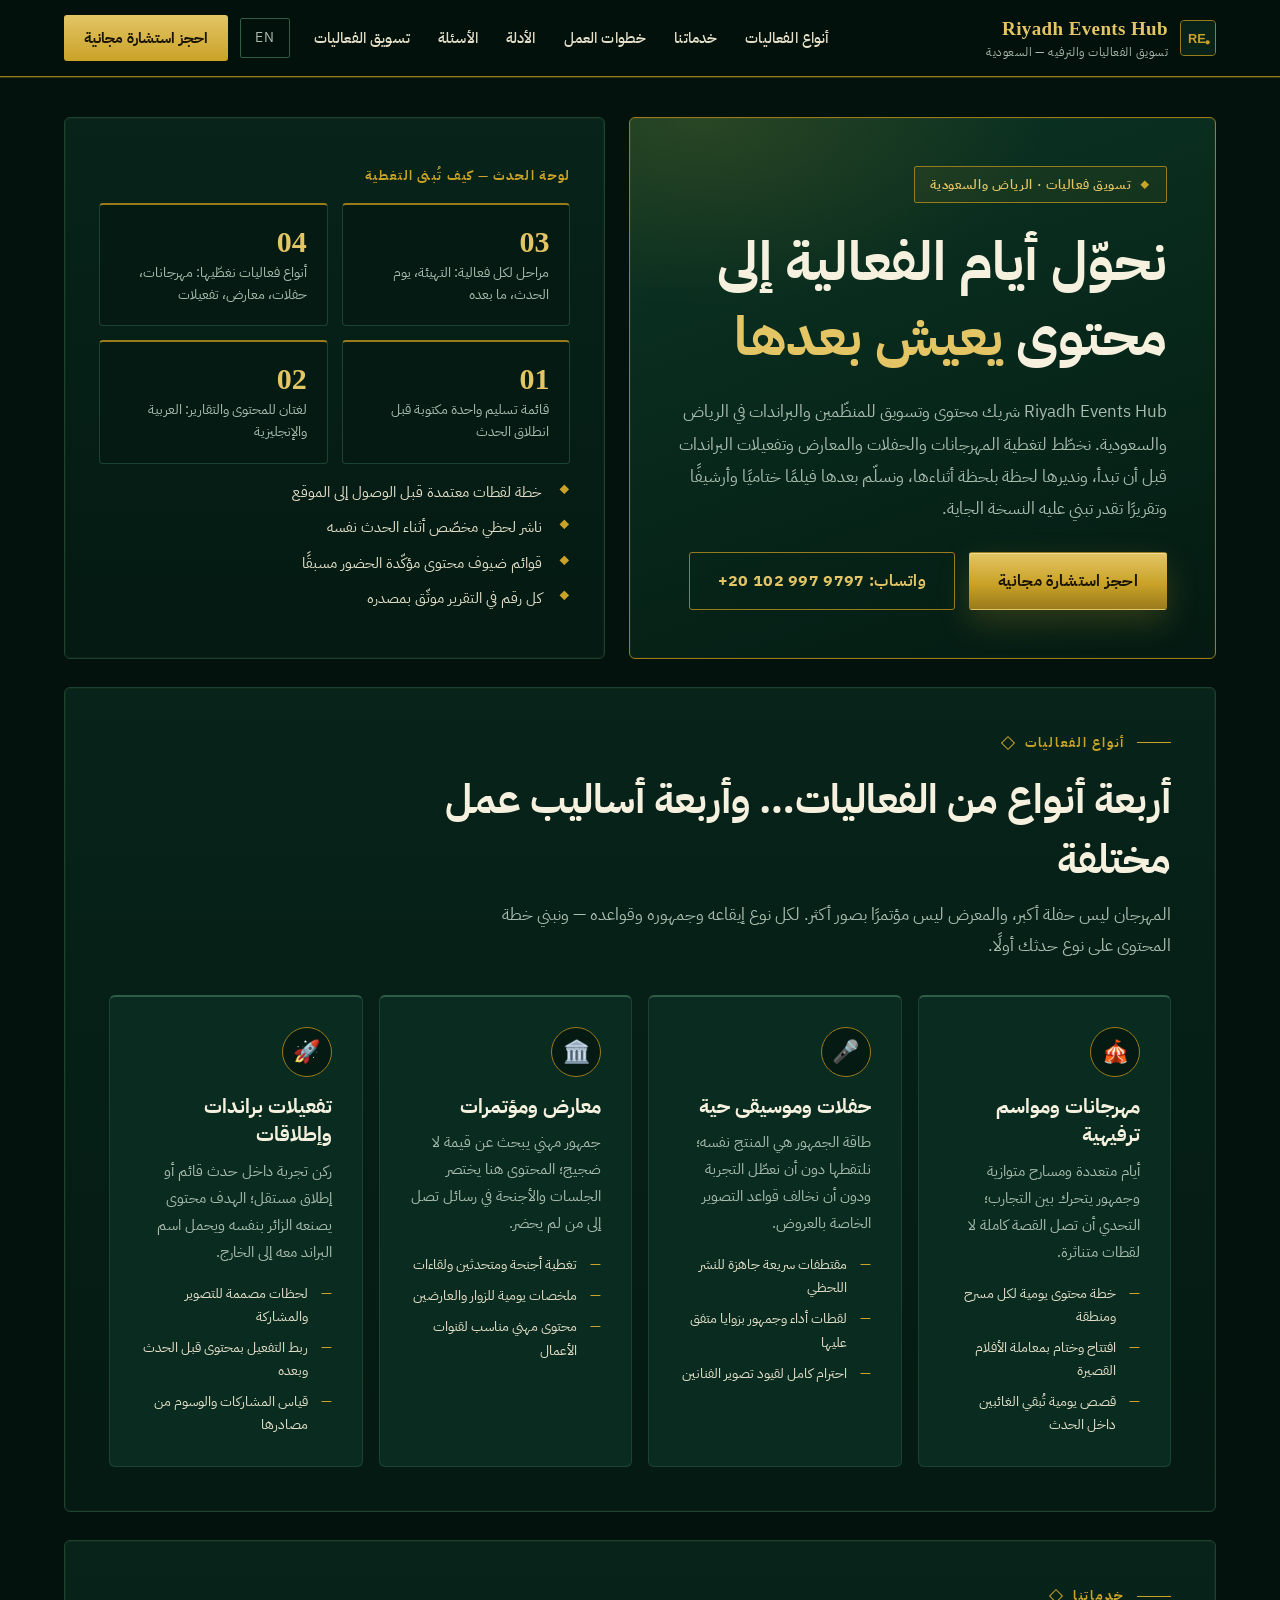
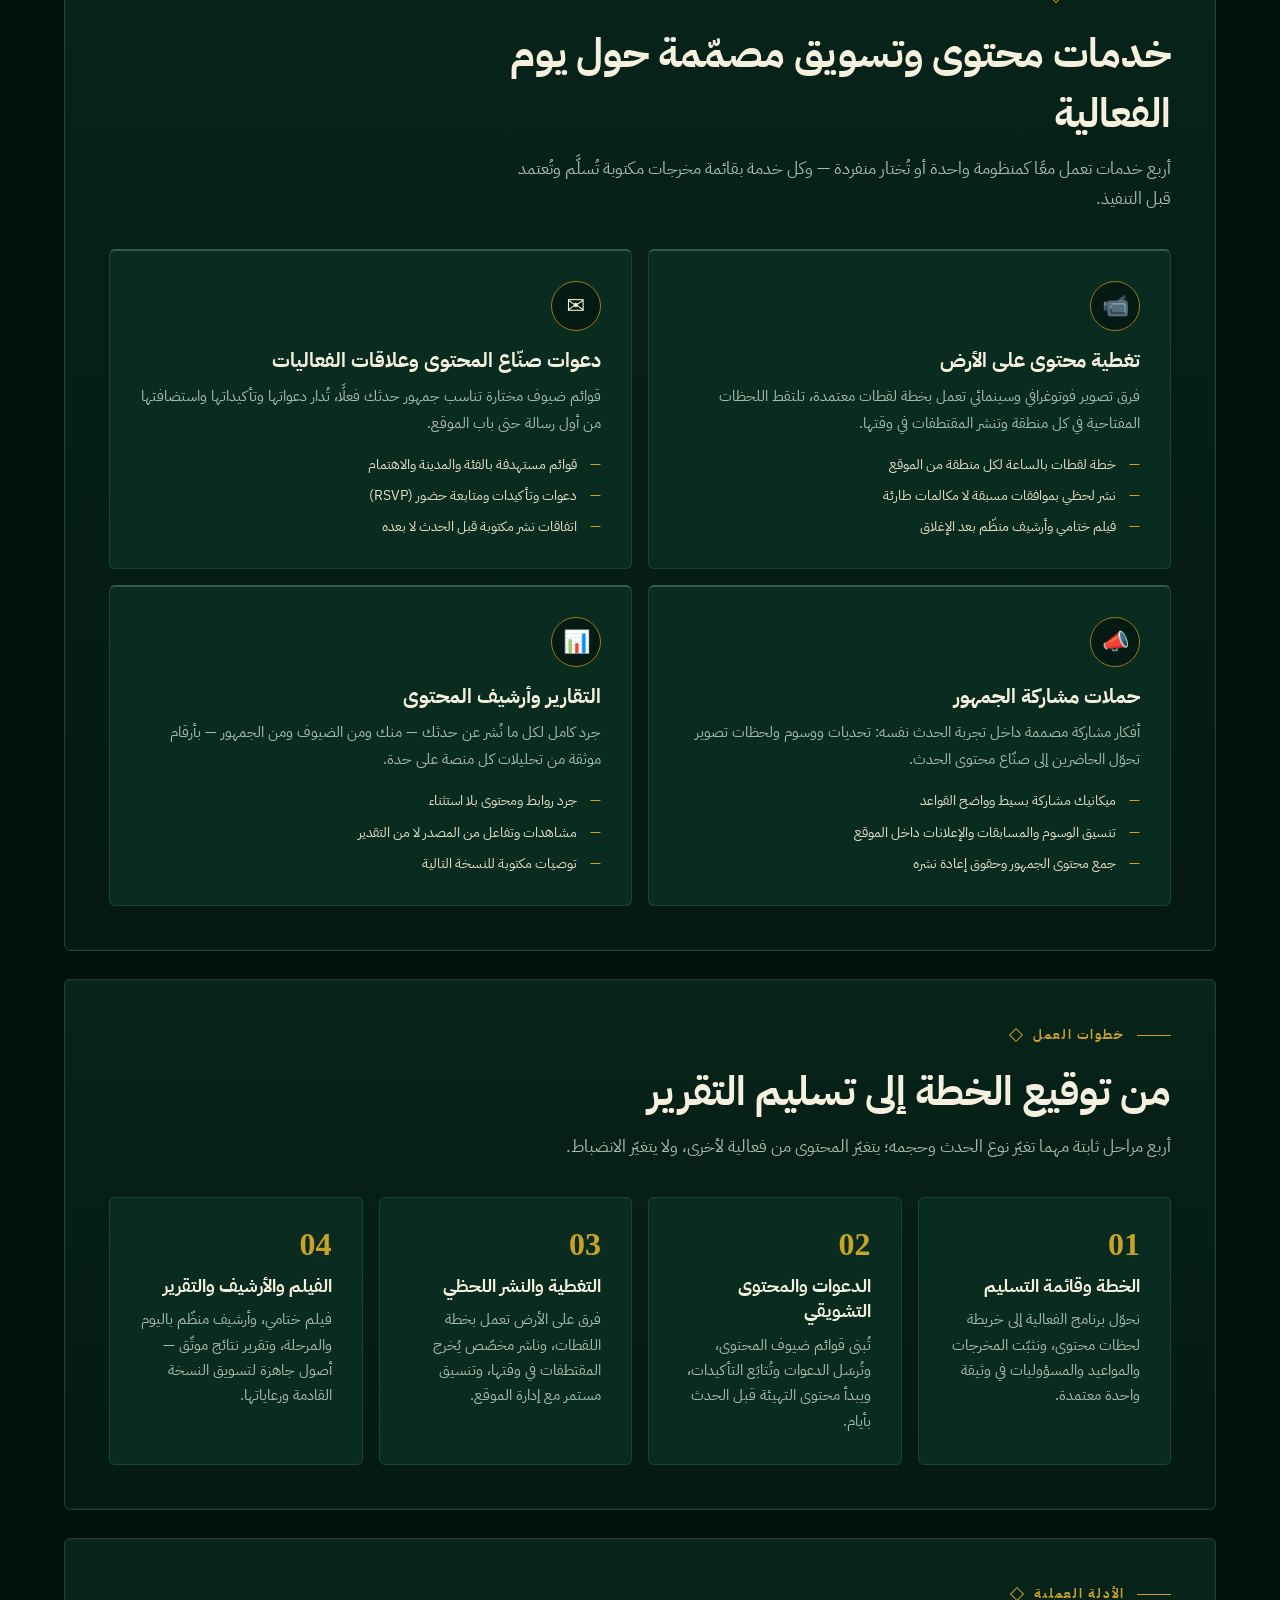
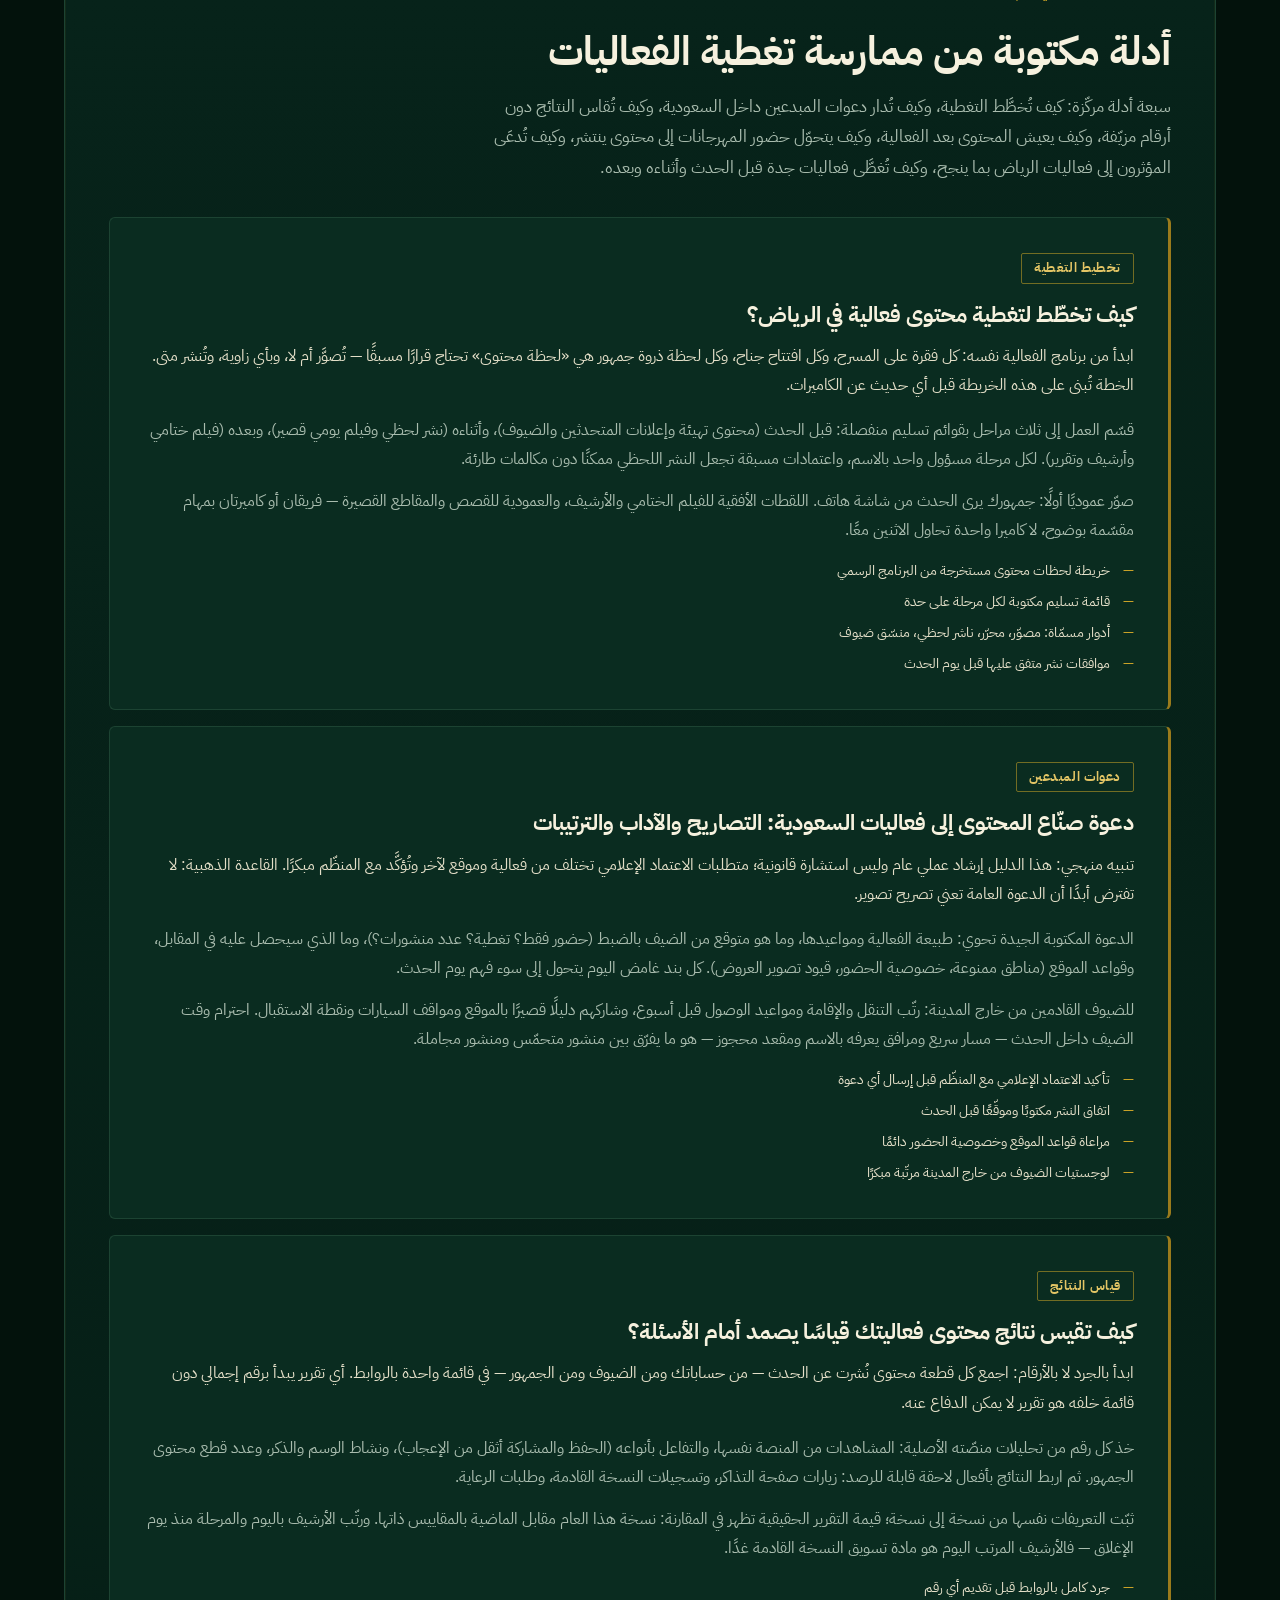
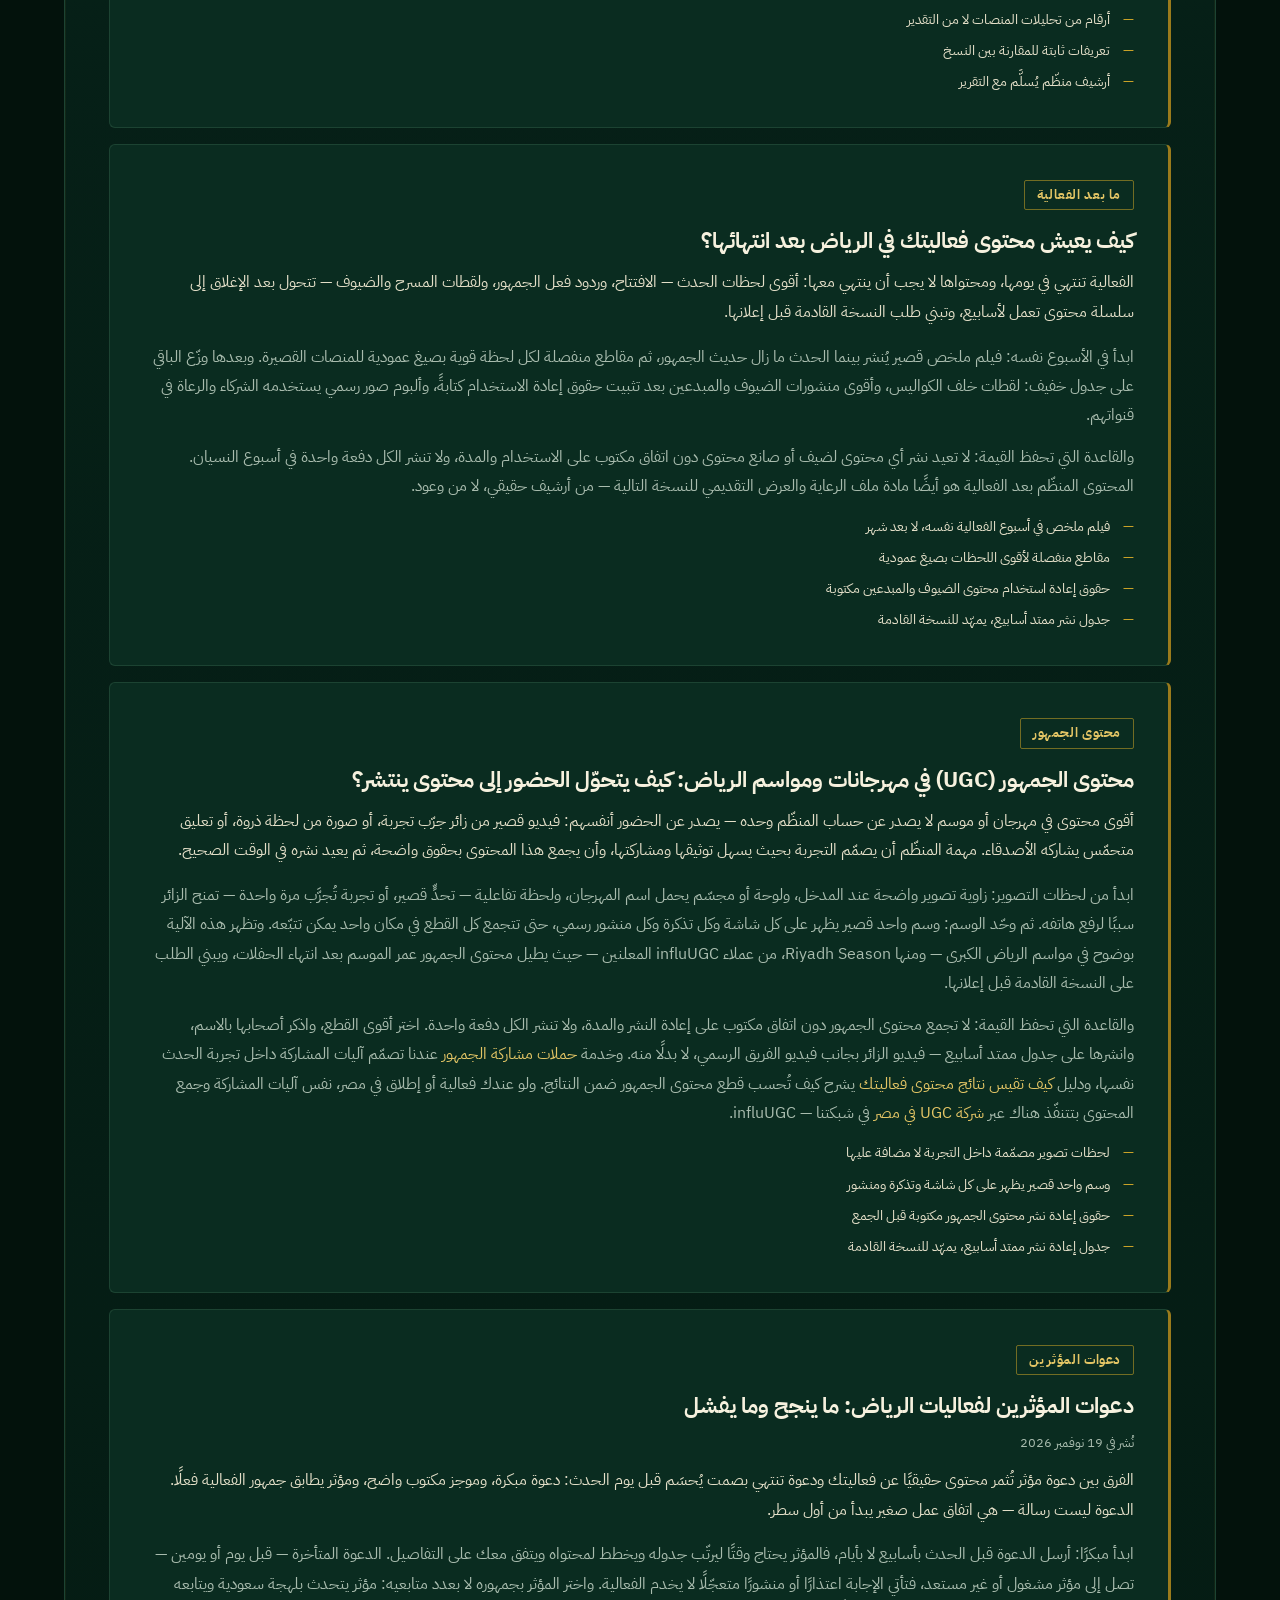
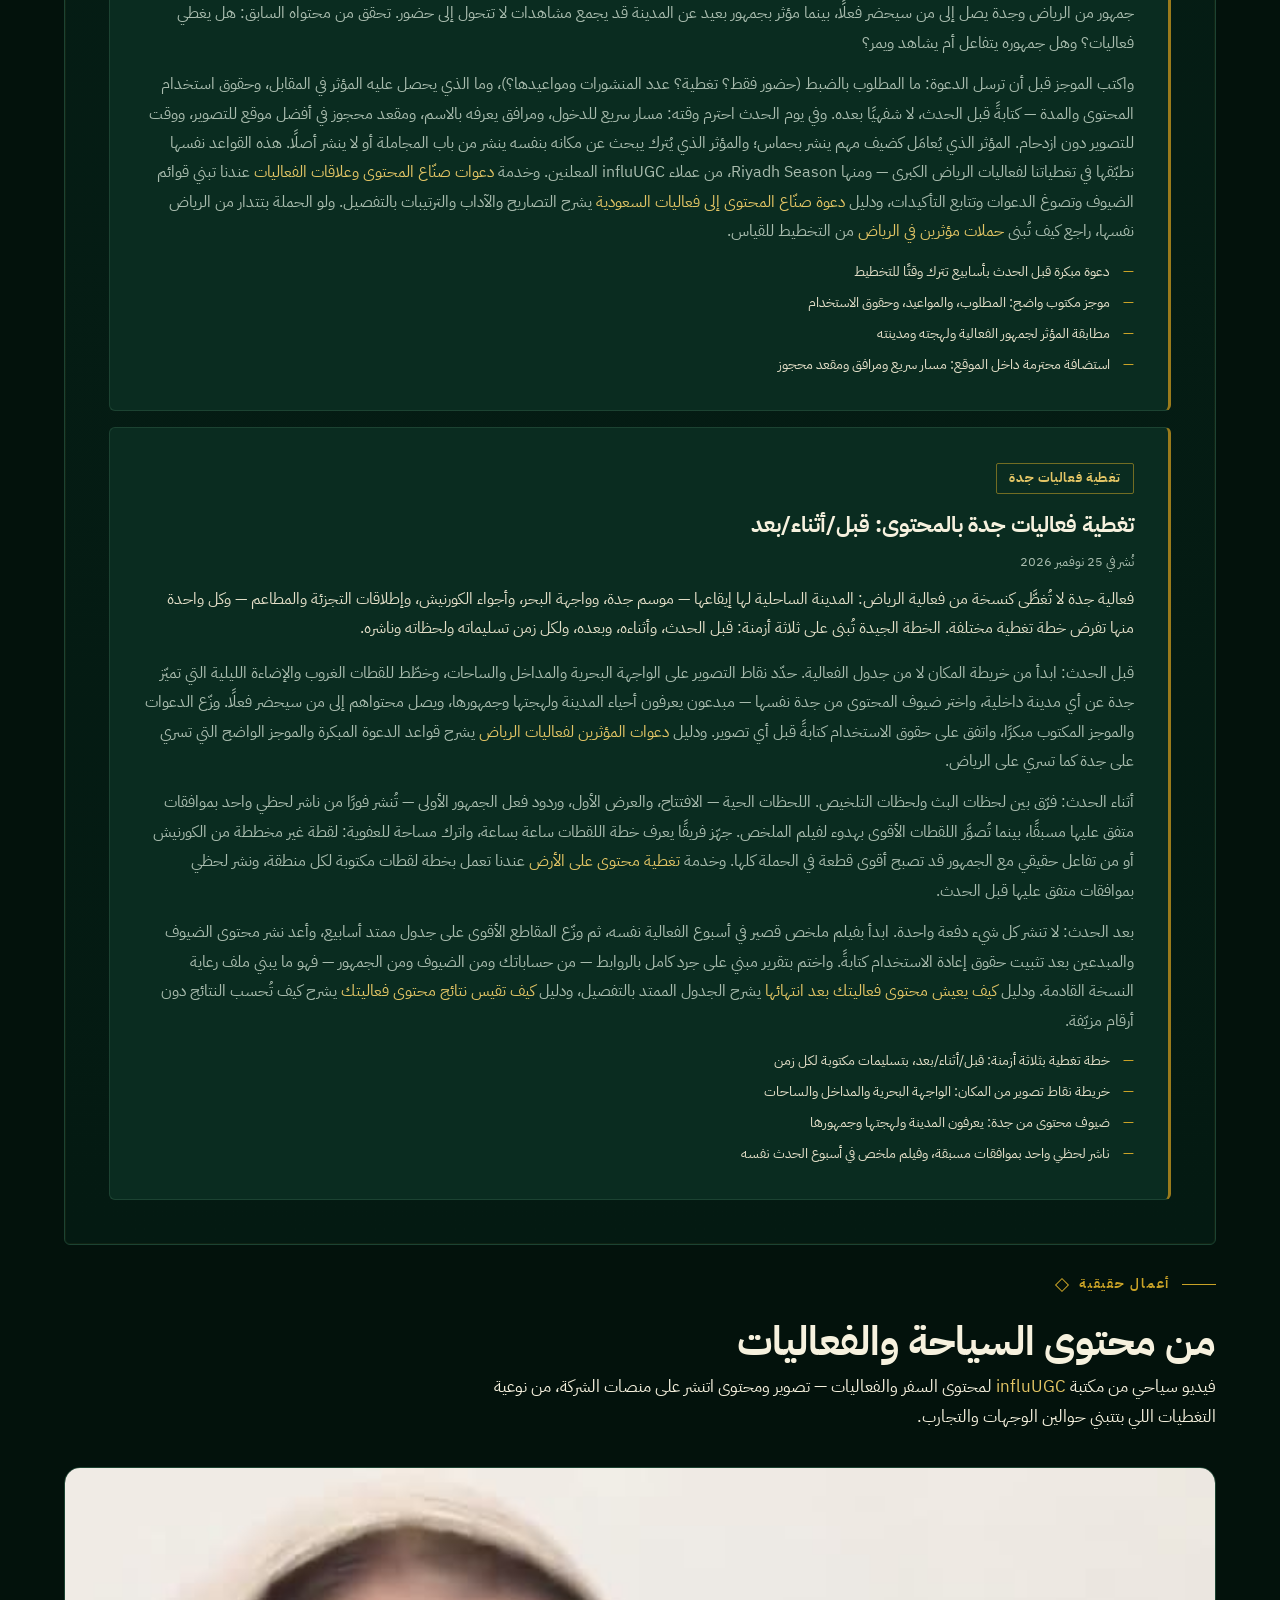
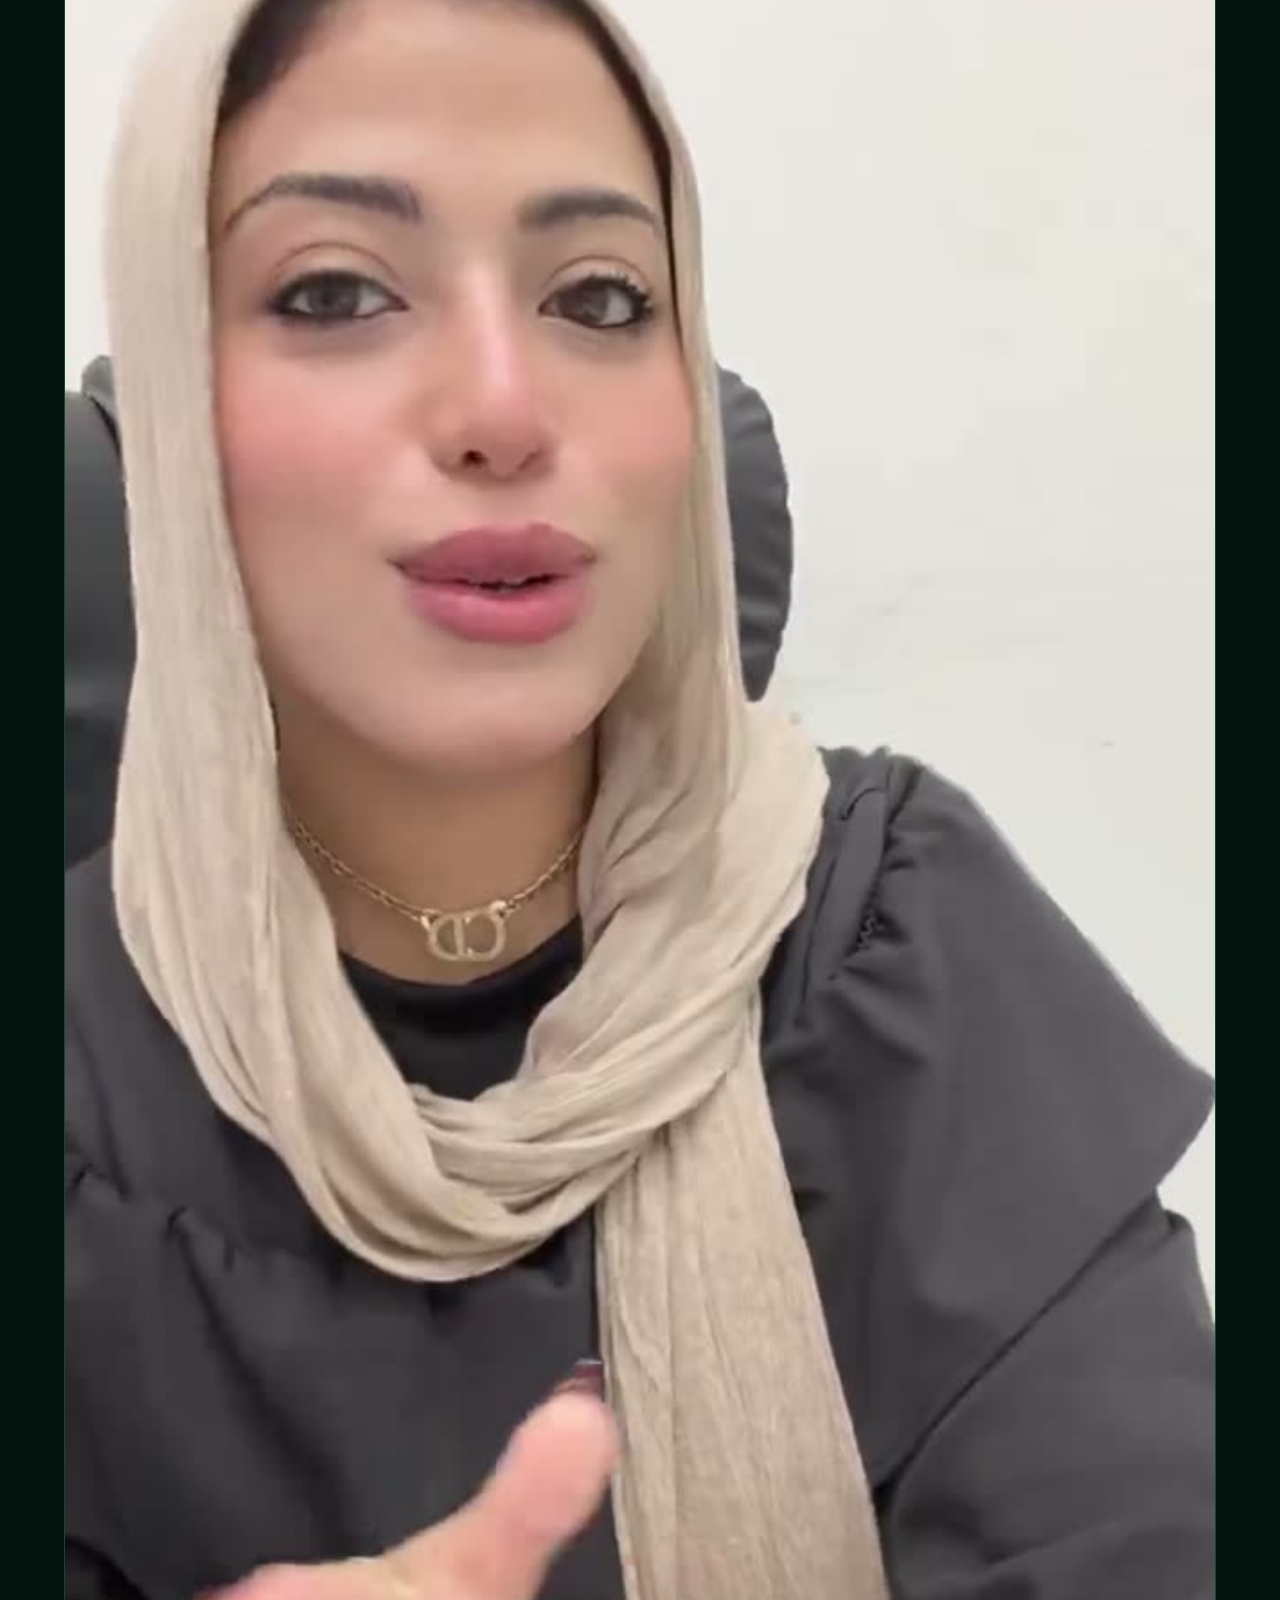
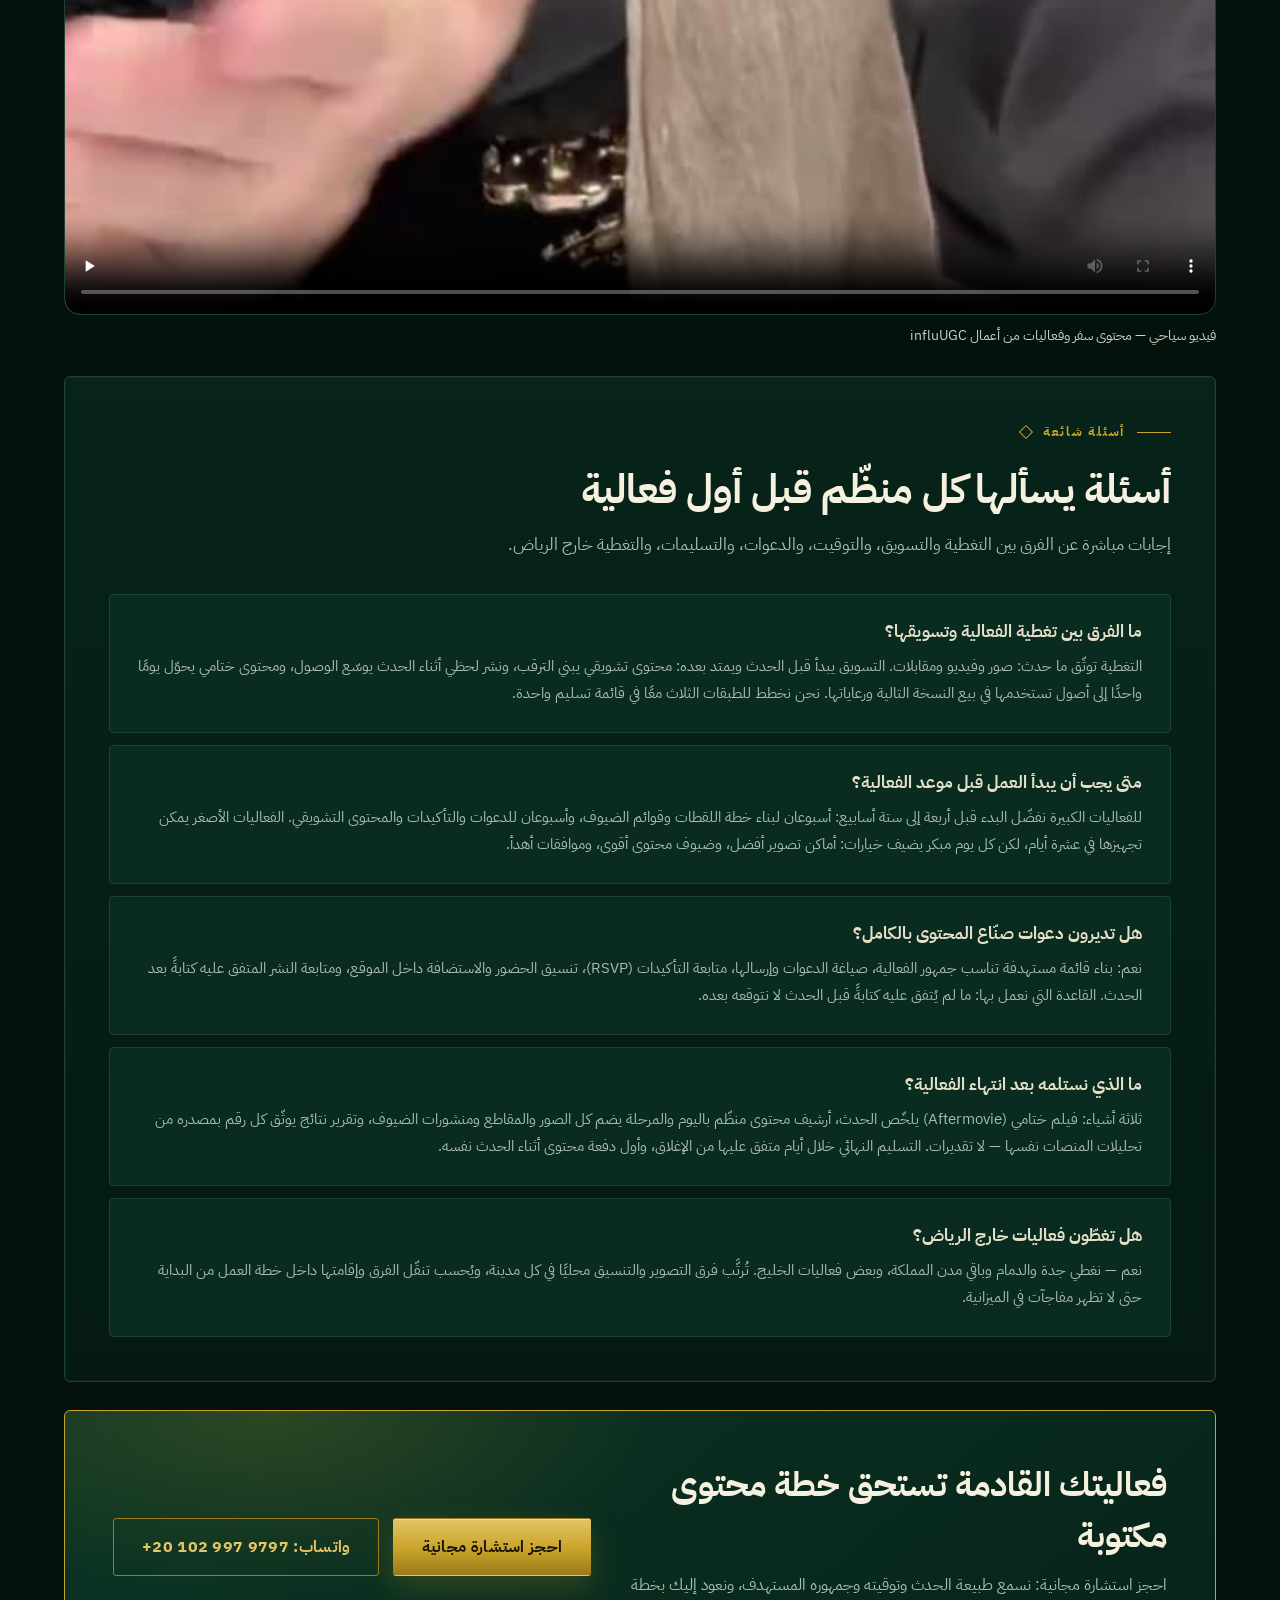
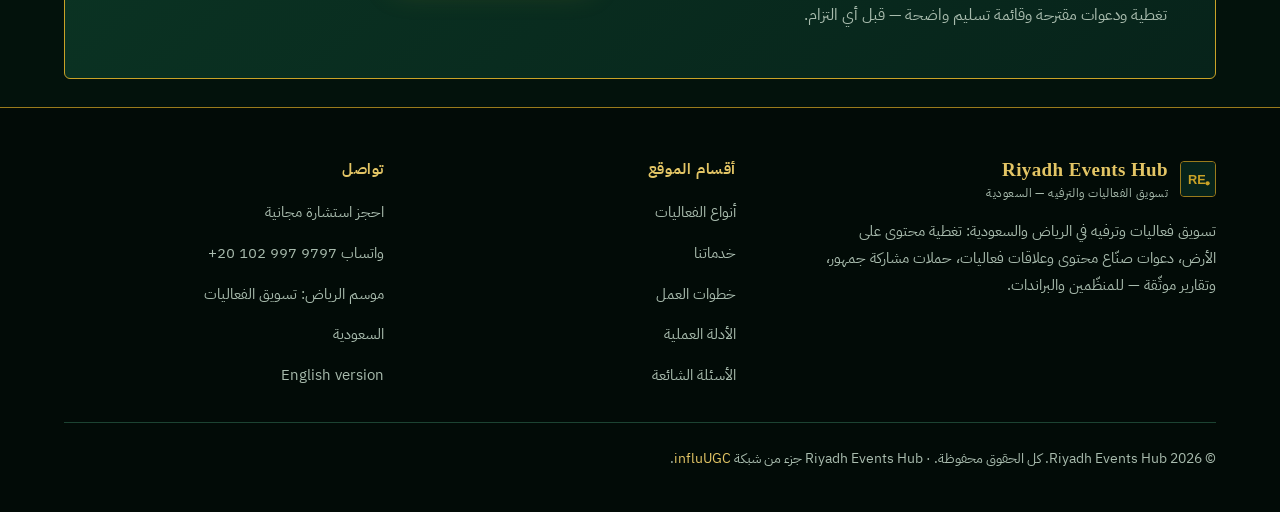
<file: index.html>
<!DOCTYPE html>
<html lang="ar" dir="rtl">
<head>
<meta charset="UTF-8">
<meta name="viewport" content="width=device-width, initial-scale=1.0">
<title>Riyadh Events Hub — تسويق الفعاليات والترفيه في الرياض والسعودية</title>
<meta name="description" content="Riyadh Events Hub شريك محتوى وتسويق للفعاليات في الرياض والسعودية: تغطية مهرجانات وحفلات ومعارض وتفعيلات براندات، دعوات صنّاع محتوى وعلاقات فعاليات، وحملات مشاركة جمهور — بخطة لقطات مكتوبة وقائمة تسليم واضحة قبل كل حدث.">
<link rel="canonical" href="https://riyadheventshub.com/">
<link rel="alternate" hreflang="en" href="https://riyadheventshub.com/en.html">
<link rel="alternate" hreflang="ar" href="https://riyadheventshub.com/">
<meta property="og:type" content="website">
<meta property="og:site_name" content="Riyadh Events Hub">
<meta property="og:title" content="Riyadh Events Hub — تسويق الفعاليات والترفيه في الرياض والسعودية">
<meta property="og:description" content="تغطية محتوى للمهرجانات والحفلات والمعارض وتفعيلات البراندات، دعوات صنّاع محتوى، وحملات مشاركة جمهور — بخطة مكتوبة وقائمة تسليم قبل كل فعالية.">
<meta property="og:url" content="https://riyadheventshub.com/">
<meta property="og:image" content="https://riyadheventshub.com/media/tourism.jpg">
<meta name="twitter:card" content="summary">
<meta name="twitter:title" content="Riyadh Events Hub — Event & Entertainment Marketing in Riyadh, Saudi Arabia">
<meta name="twitter:description" content="Content coverage for festivals, concerts, exhibitions and brand activations, creator invitations and event PR, and audience content campaigns in Riyadh and Saudi Arabia — planned in writing before every event.">
<meta name="twitter:image" content="https://riyadheventshub.com/media/tourism.jpg">
<link rel="icon" type="image/svg+xml" href="/favicon.svg">
<link rel="preconnect" href="https://fonts.googleapis.com">
<link rel="preconnect" href="https://fonts.gstatic.com" crossorigin>
<link href="https://fonts.googleapis.com/css2?family=IBM+Plex+Sans+Arabic:wght@400;500;600;700&family=Inter:wght@400;500;600;700&family=Sora:wght@600;700;800&display=swap" rel="stylesheet">
<link rel="stylesheet" href="/styles.css">
<script type="application/ld+json">
{
  "@context": "https://schema.org",
  "@type": "Organization",
  "name": "Riyadh Events Hub",
  "url": "https://riyadheventshub.com/",
  "logo": "https://riyadheventshub.com/favicon.svg",
  "description": "Riyadh Events Hub is an event content and marketing service for organisers and brands in Riyadh and Saudi Arabia: coverage for festivals, concerts, exhibitions and brand activations, creator invitations and event PR, audience content campaigns, and measured coverage reports with organised archives.",
  "areaServed": ["Saudi Arabia", "Riyadh", "Jeddah", "Dammam", "United Arab Emirates", "Gulf"]
}
</script>
<script type="application/ld+json">
{
  "@context": "https://schema.org",
  "@type": "WebSite",
  "name": "Riyadh Events Hub",
  "url": "https://riyadheventshub.com/"
}
</script>
<script type="application/ld+json">
{
  "@context": "https://schema.org",
  "@type": "FAQPage",
  "mainEntity": [
    {
      "@type": "Question",
      "name": "ما الفرق بين تغطية الفعالية وتسويقها؟",
      "acceptedAnswer": { "@type": "Answer", "text": "التغطية توثّق ما حدث: صور وفيديو ومقابلات. التسويق يبدأ قبل الحدث ويمتد بعده: محتوى تشويقي يبني الترقب، ونشر لحظي أثناء الحدث يوسّع الوصول، ومحتوى ختامي يحوّل يومًا واحدًا إلى أصول تستخدمها في بيع النسخة التالية ورعاياتها. نحن نخطط للطبقات الثلاث معًا في قائمة تسليم واحدة." }
    },
    {
      "@type": "Question",
      "name": "متى يجب أن يبدأ العمل قبل موعد الفعالية؟",
      "acceptedAnswer": { "@type": "Answer", "text": "للفعاليات الكبيرة نفضّل البدء قبل أربعة إلى ستة أسابيع: أسبوعان لبناء خطة اللقطات وقوائم الضيوف، وأسبوعان للدعوات والتأكيدات والمحتوى التشويقي. الفعاليات الأصغر يمكن تجهيزها في عشرة أيام، لكن كل يوم مبكر يضيف خيارات: أماكن تصوير أفضل، وضيوف محتوى أقوى، وموافقات أهدأ." }
    },
    {
      "@type": "Question",
      "name": "هل تديرون دعوات صنّاع المحتوى بالكامل؟",
      "acceptedAnswer": { "@type": "Answer", "text": "نعم: بناء قائمة مستهدفة تناسب جمهور الفعالية، صياغة الدعوات وإرسالها، متابعة التأكيدات (RSVP)، تنسيق الحضور والاستضافة داخل الموقع، ومتابعة النشر المتفق عليه كتابةً بعد الحدث. القاعدة التي نعمل بها: ما لم يُتفق عليه كتابةً قبل الحدث لا نتوقعه بعده." }
    },
    {
      "@type": "Question",
      "name": "ما الذي نستلمه بعد انتهاء الفعالية؟",
      "acceptedAnswer": { "@type": "Answer", "text": "ثلاثة أشياء: فيلم ختامي (Aftermovie) يلخّص الحدث، أرشيف محتوى منظّم باليوم والمرحلة يضم كل الصور والمقاطع ومنشورات الضيوف، وتقرير نتائج يوثّق كل رقم بمصدره من تحليلات المنصات نفسها — لا تقديرات. التسليم النهائي خلال أيام متفق عليها من الإغلاق، وأول دفعة محتوى أثناء الحدث نفسه." }
    },
    {
      "@type": "Question",
      "name": "هل تغطّون فعاليات خارج الرياض؟",
      "acceptedAnswer": { "@type": "Answer", "text": "نعم — نغطي جدة والدمام وباقي مدن المملكة، وبعض فعاليات الخليج. تُرتَّب فرق التصوير والتنسيق محليًا في كل مدينة، ويُحسب تنقّل الفرق وإقامتها داخل خطة العمل من البداية حتى لا تظهر مفاجآت في الميزانية." }
    }
  ]
}
</script>
</head>
<body>
<!-- identity-v3-riyadheventshub-2026-11-07 -->
<header class="site-head">
  <div class="container head-in">
    <a class="brand" href="/index.html"><img src="/favicon.svg" alt="Riyadh Events Hub"><span><span class="bname">Riyadh Events Hub</span><span class="bsub">تسويق الفعاليات والترفيه — السعودية</span></span></a>
    <nav class="main-nav">
      <a href="#types">أنواع الفعاليات</a>
      <a href="#services">خدماتنا</a>
      <a href="#process">خطوات العمل</a>
      <a href="#guides">الأدلة</a>
      <a href="#faq">الأسئلة</a>
      <a href="https://www.influugc.com/ar/riyadh">تسويق الفعاليات</a>
    </nav>
    <div class="head-actions">
      <a class="lang-link" href="/en.html">EN</a>
      <a class="nav-cta" href="https://www.influugc.com/book?utm_source=riyadheventshub&amp;utm_medium=satellite&amp;utm_campaign=network">احجز استشارة مجانية</a>
    </div>
  </div>
</header>
<main>
  <!-- ===== HERO ===== -->
  <section class="hero">
    <div class="container hero-grid">
      <div class="panel hero-panel">
        <span class="chip">تسويق فعاليات · الرياض والسعودية</span>
        <h1>نحوّل أيام الفعالية إلى محتوى <em>يعيش بعدها</em></h1>
        <p class="hero-lead">Riyadh Events Hub شريك محتوى وتسويق للمنظّمين والبراندات في الرياض والسعودية. نخطّط لتغطية المهرجانات والحفلات والمعارض وتفعيلات البراندات قبل أن تبدأ، ونديرها لحظة بلحظة أثناءها، ونسلّم بعدها فيلمًا ختاميًا وأرشيفًا وتقريرًا تقدر تبني عليه النسخة الجاية.</p>
        <div class="cta-actions">
          <a class="btn btn-primary" href="https://www.influugc.com/book?utm_source=riyadheventshub&amp;utm_medium=satellite&amp;utm_campaign=network">احجز استشارة مجانية</a>
          <a class="btn btn-ghost" href="https://wa.me/201029979797?utm_source=riyadheventshub&utm_medium=satellite&utm_campaign=network">واتساب: ‎+20 102 997 9797</a>
        </div>
      </div>
      <div class="panel hero-visual">
        <p class="visual-title">لوحة الحدث — كيف تُبنى التغطية</p>
        <div class="stat-grid">
          <div class="stat"><b>03</b><span>مراحل لكل فعالية: التهيئة، يوم الحدث، ما بعده</span></div>
          <div class="stat"><b>04</b><span>أنواع فعاليات نغطّيها: مهرجانات، حفلات، معارض، تفعيلات</span></div>
          <div class="stat"><b>01</b><span>قائمة تسليم واحدة مكتوبة قبل انطلاق الحدث</span></div>
          <div class="stat"><b>02</b><span>لغتان للمحتوى والتقارير: العربية والإنجليزية</span></div>
        </div>
        <ul class="check-list">
          <li>خطة لقطات معتمدة قبل الوصول إلى الموقع</li>
          <li>ناشر لحظي مخصّص أثناء الحدث نفسه</li>
          <li>قوائم ضيوف محتوى مؤكّدة الحضور مسبقًا</li>
          <li>كل رقم في التقرير موثّق بمصدره</li>
        </ul>
      </div>
    </div>
  </section>

  <!-- ===== EVENT TYPES ===== -->
  <section class="block" id="types">
    <div class="container">
      <div class="panel section-panel">
        <div class="sec-head">
          <p class="eyebrow">أنواع الفعاليات</p>
          <h2>أربعة أنواع من الفعاليات… وأربعة أساليب عمل مختلفة</h2>
          <p class="sec-lead">المهرجان ليس حفلة أكبر، والمعرض ليس مؤتمرًا بصور أكثر. لكل نوع إيقاعه وجمهوره وقواعده — ونبني خطة المحتوى على نوع حدثك أولًا.</p>
        </div>
        <div class="grid-4">
          <article class="card">
            <div class="glyph">🎪</div>
            <h3>مهرجانات ومواسم ترفيهية</h3>
            <p>أيام متعددة ومسارح متوازية وجمهور يتحرك بين التجارب؛ التحدي أن تصل القصة كاملة لا لقطات متناثرة.</p>
            <ul class="ticks">
              <li>خطة محتوى يومية لكل مسرح ومنطقة</li>
              <li>افتتاح وختام بمعاملة الأفلام القصيرة</li>
              <li>قصص يومية تُبقي الغائبين داخل الحدث</li>
            </ul>
          </article>
          <article class="card">
            <div class="glyph">🎤</div>
            <h3>حفلات وموسيقى حية</h3>
            <p>طاقة الجمهور هي المنتج نفسه؛ نلتقطها دون أن نعطّل التجربة ودون أن نخالف قواعد التصوير الخاصة بالعروض.</p>
            <ul class="ticks">
              <li>مقتطفات سريعة جاهزة للنشر اللحظي</li>
              <li>لقطات أداء وجمهور بزوايا متفق عليها</li>
              <li>احترام كامل لقيود تصوير الفنانين</li>
            </ul>
          </article>
          <article class="card">
            <div class="glyph">🏛️</div>
            <h3>معارض ومؤتمرات</h3>
            <p>جمهور مهني يبحث عن قيمة لا ضجيج؛ المحتوى هنا يختصر الجلسات والأجنحة في رسائل تصل إلى من لم يحضر.</p>
            <ul class="ticks">
              <li>تغطية أجنحة ومتحدثين ولقاءات</li>
              <li>ملخصات يومية للزوار والعارضين</li>
              <li>محتوى مهني مناسب لقنوات الأعمال</li>
            </ul>
          </article>
          <article class="card">
            <div class="glyph">🚀</div>
            <h3>تفعيلات براندات وإطلاقات</h3>
            <p>ركن تجربة داخل حدث قائم أو إطلاق مستقل؛ الهدف محتوى يصنعه الزائر بنفسه ويحمل اسم البراند معه إلى الخارج.</p>
            <ul class="ticks">
              <li>لحظات مصممة للتصوير والمشاركة</li>
              <li>ربط التفعيل بمحتوى قبل الحدث وبعده</li>
              <li>قياس المشاركات والوسوم من مصادرها</li>
            </ul>
          </article>
        </div>
      </div>
    </div>
  </section>

  <!-- ===== SERVICES ===== -->
  <section class="block" id="services">
    <div class="container">
      <div class="panel section-panel">
        <div class="sec-head">
          <p class="eyebrow">خدماتنا</p>
          <h2>خدمات محتوى وتسويق مصمّمة حول يوم الفعالية</h2>
          <p class="sec-lead">أربع خدمات تعمل معًا كمنظومة واحدة أو تُختار منفردة — وكل خدمة بقائمة مخرجات مكتوبة تُسلَّم وتُعتمد قبل التنفيذ.</p>
        </div>
        <div class="grid-2">
          <article class="card">
            <div class="glyph">📹</div>
            <h3>تغطية محتوى على الأرض</h3>
            <p>فرق تصوير فوتوغرافي وسينمائي تعمل بخطة لقطات معتمدة، تلتقط اللحظات المفتاحية في كل منطقة وتنشر المقتطفات في وقتها.</p>
            <ul class="ticks">
              <li>خطة لقطات بالساعة لكل منطقة من الموقع</li>
              <li>نشر لحظي بموافقات مسبقة لا مكالمات طارئة</li>
              <li>فيلم ختامي وأرشيف منظّم بعد الإغلاق</li>
            </ul>
          </article>
          <article class="card">
            <div class="glyph">✉️</div>
            <h3>دعوات صنّاع المحتوى وعلاقات الفعاليات</h3>
            <p>قوائم ضيوف مختارة تناسب جمهور حدثك فعلًا، تُدار دعواتها وتأكيداتها واستضافتها من أول رسالة حتى باب الموقع.</p>
            <ul class="ticks">
              <li>قوائم مستهدفة بالفئة والمدينة والاهتمام</li>
              <li>دعوات وتأكيدات ومتابعة حضور (RSVP)</li>
              <li>اتفاقات نشر مكتوبة قبل الحدث لا بعده</li>
            </ul>
          </article>
          <article class="card">
            <div class="glyph">📣</div>
            <h3>حملات مشاركة الجمهور</h3>
            <p>أفكار مشاركة مصممة داخل تجربة الحدث نفسه: تحديات ووسوم ولحظات تصوير تحوّل الحاضرين إلى صنّاع محتوى الحدث.</p>
            <ul class="ticks">
              <li>ميكانيك مشاركة بسيط وواضح القواعد</li>
              <li>تنسيق الوسوم والمسابقات والإعلانات داخل الموقع</li>
              <li>جمع محتوى الجمهور وحقوق إعادة نشره</li>
            </ul>
          </article>
          <article class="card">
            <div class="glyph">📊</div>
            <h3>التقارير وأرشيف المحتوى</h3>
            <p>جرد كامل لكل ما نُشر عن حدثك — منك ومن الضيوف ومن الجمهور — بأرقام موثقة من تحليلات كل منصة على حدة.</p>
            <ul class="ticks">
              <li>جرد روابط ومحتوى بلا استثناء</li>
              <li>مشاهدات وتفاعل من المصدر لا من التقدير</li>
              <li>توصيات مكتوبة للنسخة التالية</li>
            </ul>
          </article>
        </div>
      </div>
    </div>
  </section>

  <!-- ===== PROCESS ===== -->
  <section class="block" id="process">
    <div class="container">
      <div class="panel section-panel">
        <div class="sec-head">
          <p class="eyebrow">خطوات العمل</p>
          <h2>من توقيع الخطة إلى تسليم التقرير</h2>
          <p class="sec-lead">أربع مراحل ثابتة مهما تغيّر نوع الحدث وحجمه؛ يتغيّر المحتوى من فعالية لأخرى، ولا يتغيّر الانضباط.</p>
        </div>
        <div class="steps">
          <article class="step">
            <span class="num">01</span>
            <h3>الخطة وقائمة التسليم</h3>
            <p>نحوّل برنامج الفعالية إلى خريطة لحظات محتوى، ونثبّت المخرجات والمواعيد والمسؤوليات في وثيقة واحدة معتمدة.</p>
          </article>
          <article class="step">
            <span class="num">02</span>
            <h3>الدعوات والمحتوى التشويقي</h3>
            <p>تُبنى قوائم ضيوف المحتوى، وتُرسَل الدعوات وتُتابَع التأكيدات، ويبدأ محتوى التهيئة قبل الحدث بأيام.</p>
          </article>
          <article class="step">
            <span class="num">03</span>
            <h3>التغطية والنشر اللحظي</h3>
            <p>فرق على الأرض تعمل بخطة اللقطات، وناشر مخصّص يُخرج المقتطفات في وقتها، وتنسيق مستمر مع إدارة الموقع.</p>
          </article>
          <article class="step">
            <span class="num">04</span>
            <h3>الفيلم والأرشيف والتقرير</h3>
            <p>فيلم ختامي، وأرشيف منظّم باليوم والمرحلة، وتقرير نتائج موثّق — أصول جاهزة لتسويق النسخة القادمة ورعاياتها.</p>
          </article>
        </div>
      </div>
    </div>
  </section>

  <!-- ===== GUIDES ===== -->
  <section class="block" id="guides">
    <div class="container">
      <div class="panel section-panel">
        <div class="sec-head">
          <p class="eyebrow">الأدلة العملية</p>
          <h2>أدلة مكتوبة من ممارسة تغطية الفعاليات</h2>
          <p class="sec-lead">سبعة أدلة مركّزة: كيف تُخطَّط التغطية، وكيف تُدار دعوات المبدعين داخل السعودية، وكيف تُقاس النتائج دون أرقام مزيّفة، وكيف يعيش المحتوى بعد الفعالية، وكيف يتحوّل حضور المهرجانات إلى محتوى ينتشر، وكيف تُدعَى المؤثرون إلى فعاليات الرياض بما ينجح، وكيف تُغطَّى فعاليات جدة قبل الحدث وأثناءه وبعده.</p>
        </div>
        <article class="guide" id="guide-plan">
          <span class="tag">تخطيط التغطية</span>
          <h3>كيف تخطّط لتغطية محتوى فعالية في الرياض؟</h3>
          <p class="g-lead">ابدأ من برنامج الفعالية نفسه: كل فقرة على المسرح، وكل افتتاح جناح، وكل لحظة ذروة جمهور هي «لحظة محتوى» تحتاج قرارًا مسبقًا — تُصوَّر أم لا، وبأي زاوية، وتُنشر متى. الخطة تُبنى على هذه الخريطة قبل أي حديث عن الكاميرات.</p>
          <p>قسّم العمل إلى ثلاث مراحل بقوائم تسليم منفصلة: قبل الحدث (محتوى تهيئة وإعلانات المتحدثين والضيوف)، وأثناءه (نشر لحظي وفيلم يومي قصير)، وبعده (فيلم ختامي وأرشيف وتقرير). لكل مرحلة مسؤول واحد بالاسم، واعتمادات مسبقة تجعل النشر اللحظي ممكنًا دون مكالمات طارئة.</p>
          <p>صوّر عموديًا أولًا: جمهورك يرى الحدث من شاشة هاتف. اللقطات الأفقية للفيلم الختامي والأرشيف، والعمودية للقصص والمقاطع القصيرة — فريقان أو كاميرتان بمهام مقسّمة بوضوح، لا كاميرا واحدة تحاول الاثنين معًا.</p>
          <ul class="ticks">
            <li>خريطة لحظات محتوى مستخرجة من البرنامج الرسمي</li>
            <li>قائمة تسليم مكتوبة لكل مرحلة على حدة</li>
            <li>أدوار مسمّاة: مصوّر، محرّر، ناشر لحظي، منسّق ضيوف</li>
            <li>موافقات نشر متفق عليها قبل يوم الحدث</li>
          </ul>
        </article>
        <article class="guide" id="guide-invite">
          <span class="tag">دعوات المبدعين</span>
          <h3>دعوة صنّاع المحتوى إلى فعاليات السعودية: التصاريح والآداب والترتيبات</h3>
          <p class="g-lead">تنبيه منهجي: هذا الدليل إرشاد عملي عام وليس استشارة قانونية؛ متطلبات الاعتماد الإعلامي تختلف من فعالية وموقع لآخر وتُؤكَّد مع المنظّم مبكرًا. القاعدة الذهبية: لا تفترض أبدًا أن الدعوة العامة تعني تصريح تصوير.</p>
          <p>الدعوة المكتوبة الجيدة تحوي: طبيعة الفعالية ومواعيدها، وما هو متوقع من الضيف بالضبط (حضور فقط؟ تغطية؟ عدد منشورات؟)، وما الذي سيحصل عليه في المقابل، وقواعد الموقع (مناطق ممنوعة، خصوصية الحضور، قيود تصوير العروض). كل بند غامض اليوم يتحول إلى سوء فهم يوم الحدث.</p>
          <p>للضيوف القادمين من خارج المدينة: رتّب التنقل والإقامة ومواعيد الوصول قبل أسبوع، وشاركهم دليلًا قصيرًا بالموقع ومواقف السيارات ونقطة الاستقبال. احترام وقت الضيف داخل الحدث — مسار سريع ومرافق يعرفه بالاسم ومقعد محجوز — هو ما يفرّق بين منشور متحمّس ومنشور مجاملة.</p>
          <ul class="ticks">
            <li>تأكيد الاعتماد الإعلامي مع المنظّم قبل إرسال أي دعوة</li>
            <li>اتفاق النشر مكتوبًا وموقّعًا قبل الحدث</li>
            <li>مراعاة قواعد الموقع وخصوصية الحضور دائمًا</li>
            <li>لوجستيات الضيوف من خارج المدينة مرتّبة مبكرًا</li>
          </ul>
        </article>
        <article class="guide" id="guide-measure">
          <span class="tag">قياس النتائج</span>
          <h3>كيف تقيس نتائج محتوى فعاليتك قياسًا يصمد أمام الأسئلة؟</h3>
          <p class="g-lead">ابدأ بالجرد لا بالأرقام: اجمع كل قطعة محتوى نُشرت عن الحدث — من حساباتك ومن الضيوف ومن الجمهور — في قائمة واحدة بالروابط. أي تقرير يبدأ برقم إجمالي دون قائمة خلفه هو تقرير لا يمكن الدفاع عنه.</p>
          <p>خذ كل رقم من تحليلات منصّته الأصلية: المشاهدات من المنصة نفسها، والتفاعل بأنواعه (الحفظ والمشاركة أثقل من الإعجاب)، ونشاط الوسم والذكر، وعدد قطع محتوى الجمهور. ثم اربط النتائج بأفعال لاحقة قابلة للرصد: زيارات صفحة التذاكر، وتسجيلات النسخة القادمة، وطلبات الرعاية.</p>
          <p>ثبّت التعريفات نفسها من نسخة إلى نسخة؛ قيمة التقرير الحقيقية تظهر في المقارنة: نسخة هذا العام مقابل الماضية بالمقاييس ذاتها. ورتّب الأرشيف باليوم والمرحلة منذ يوم الإغلاق — فالأرشيف المرتب اليوم هو مادة تسويق النسخة القادمة غدًا.</p>
          <ul class="ticks">
            <li>جرد كامل بالروابط قبل تقديم أي رقم</li>
            <li>أرقام من تحليلات المنصات لا من التقدير</li>
            <li>تعريفات ثابتة للمقارنة بين النسخ</li>
            <li>أرشيف منظّم يُسلَّم مع التقرير</li>
          </ul>
        </article>
        <article class="guide" id="guide-after">
          <span class="tag">ما بعد الفعالية</span>
          <h3>كيف يعيش محتوى فعاليتك في الرياض بعد انتهائها؟</h3>
          <p class="g-lead">الفعالية تنتهي في يومها، ومحتواها لا يجب أن ينتهي معها: أقوى لحظات الحدث — الافتتاح، وردود فعل الجمهور، ولقطات المسرح والضيوف — تتحول بعد الإغلاق إلى سلسلة محتوى تعمل لأسابيع، وتبني طلب النسخة القادمة قبل إعلانها.</p>
          <p>ابدأ في الأسبوع نفسه: فيلم ملخص قصير يُنشر بينما الحدث ما زال حديث الجمهور، ثم مقاطع منفصلة لكل لحظة قوية بصيغ عمودية للمنصات القصيرة. وبعدها وزّع الباقي على جدول خفيف: لقطات خلف الكواليس، وأقوى منشورات الضيوف والمبدعين بعد تثبيت حقوق إعادة الاستخدام كتابةً، وألبوم صور رسمي يستخدمه الشركاء والرعاة في قنواتهم.</p>
          <p>والقاعدة التي تحفظ القيمة: لا تعيد نشر أي محتوى لضيف أو صانع محتوى دون اتفاق مكتوب على الاستخدام والمدة، ولا تنشر الكل دفعة واحدة في أسبوع النسيان. المحتوى المنظّم بعد الفعالية هو أيضًا مادة ملف الرعاية والعرض التقديمي للنسخة التالية — من أرشيف حقيقي، لا من وعود.</p>
          <ul class="ticks">
            <li>فيلم ملخص في أسبوع الفعالية نفسه، لا بعد شهر</li>
            <li>مقاطع منفصلة لأقوى اللحظات بصيغ عمودية</li>
            <li>حقوق إعادة استخدام محتوى الضيوف والمبدعين مكتوبة</li>
            <li>جدول نشر ممتد أسابيع، يمهّد للنسخة القادمة</li>
          </ul>
        </article>
        <article class="guide" id="guide-festival-ugc">
          <span class="tag">محتوى الجمهور</span>
          <h3>محتوى الجمهور (UGC) في مهرجانات ومواسم الرياض: كيف يتحوّل الحضور إلى محتوى ينتشر؟</h3>
          <p class="g-lead">أقوى محتوى في مهرجان أو موسم لا يصدر عن حساب المنظّم وحده — يصدر عن الحضور أنفسهم: فيديو قصير من زائر جرّب تجربة، أو صورة من لحظة ذروة، أو تعليق متحمّس يشاركه الأصدقاء. مهمة المنظّم أن يصمّم التجربة بحيث يسهل توثيقها ومشاركتها، وأن يجمع هذا المحتوى بحقوق واضحة، ثم يعيد نشره في الوقت الصحيح.</p>
          <p>ابدأ من لحظات التصوير: زاوية تصوير واضحة عند المدخل، ولوحة أو مجسّم يحمل اسم المهرجان، ولحظة تفاعلية — تحدٍّ قصير، أو تجربة تُجرَّب مرة واحدة — تمنح الزائر سببًا لرفع هاتفه. ثم وحّد الوسم: وسم واحد قصير يظهر على كل شاشة وكل تذكرة وكل منشور رسمي، حتى تتجمع كل القطع في مكان واحد يمكن تتبّعه. وتظهر هذه الآلية بوضوح في مواسم الرياض الكبرى — ومنها Riyadh Season، من عملاء influUGC المعلنين — حيث يطيل محتوى الجمهور عمر الموسم بعد انتهاء الحفلات، ويبني الطلب على النسخة القادمة قبل إعلانها.</p>
          <p>والقاعدة التي تحفظ القيمة: لا تجمع محتوى الجمهور دون اتفاق مكتوب على إعادة النشر والمدة، ولا تنشر الكل دفعة واحدة. اختر أقوى القطع، واذكر أصحابها بالاسم، وانشرها على جدول ممتد أسابيع — فيديو الزائر بجانب فيديو الفريق الرسمي، لا بدلًا منه. وخدمة <a href="#services">حملات مشاركة الجمهور</a> عندنا تصمّم آليات المشاركة داخل تجربة الحدث نفسها، ودليل <a href="#guide-measure">كيف تقيس نتائج محتوى فعاليتك</a> يشرح كيف تُحسب قطع محتوى الجمهور ضمن النتائج. ولو عندك فعالية أو إطلاق في مصر، نفس آليات المشاركة وجمع المحتوى بتتنفّذ هناك عبر <a href="https://www.influugc.com/ar/ugc-agency-egypt">شركة UGC في مصر</a> في شبكتنا — influUGC.</p>
          <ul class="ticks">
            <li>لحظات تصوير مصمّمة داخل التجربة لا مضافة عليها</li>
            <li>وسم واحد قصير يظهر على كل شاشة وتذكرة ومنشور</li>
            <li>حقوق إعادة نشر محتوى الجمهور مكتوبة قبل الجمع</li>
            <li>جدول إعادة نشر ممتد أسابيع، يمهّد للنسخة القادمة</li>
          </ul>
        </article>
        <article class="guide" id="guide-invite-influencers-riyadh">
          <span class="tag">دعوات المؤثرين</span>
          <h3>دعوات المؤثرين لفعاليات الرياض: ما ينجح وما يفشل</h3>
          <p class="g-date">نُشر في 19 نوفمبر 2026</p>
          <p class="g-lead">الفرق بين دعوة مؤثر تُثمر محتوى حقيقيًا عن فعاليتك ودعوة تنتهي بصمت يُحسَم قبل يوم الحدث: دعوة مبكرة، وموجز مكتوب واضح، ومؤثر يطابق جمهور الفعالية فعلًا. الدعوة ليست رسالة — هي اتفاق عمل صغير يبدأ من أول سطر.</p>
          <p>ابدأ مبكرًا: أرسل الدعوة قبل الحدث بأسابيع لا بأيام، فالمؤثر يحتاج وقتًا ليرتّب جدوله ويخطط لمحتواه ويتفق معك على التفاصيل. الدعوة المتأخرة — قبل يوم أو يومين — تصل إلى مؤثر مشغول أو غير مستعد، فتأتي الإجابة اعتذارًا أو منشورًا متعجّلًا لا يخدم الفعالية. واختر المؤثر بجمهوره لا بعدد متابعيه: مؤثر يتحدث بلهجة سعودية ويتابعه جمهور من الرياض وجدة يصل إلى من سيحضر فعلًا، بينما مؤثر بجمهور بعيد عن المدينة قد يجمع مشاهدات لا تتحول إلى حضور. تحقق من محتواه السابق: هل يغطي فعاليات؟ وهل جمهوره يتفاعل أم يشاهد ويمر؟</p>
          <p>واكتب الموجز قبل أن ترسل الدعوة: ما المطلوب بالضبط (حضور فقط؟ تغطية؟ عدد المنشورات ومواعيدها؟)، وما الذي يحصل عليه المؤثر في المقابل، وحقوق استخدام المحتوى والمدة — كتابةً قبل الحدث، لا شفهيًا بعده. وفي يوم الحدث احترم وقته: مسار سريع للدخول، ومرافق يعرفه بالاسم، ومقعد محجوز في أفضل موقع للتصوير، ووقت للتصوير دون ازدحام. المؤثر الذي يُعامَل كضيف مهم ينشر بحماس؛ والمؤثر الذي يُترك يبحث عن مكانه بنفسه ينشر من باب المجاملة أو لا ينشر أصلًا. هذه القواعد نفسها نطبّقها في تغطياتنا لفعاليات الرياض الكبرى — ومنها Riyadh Season، من عملاء influUGC المعلنين. وخدمة <a href="#services">دعوات صنّاع المحتوى وعلاقات الفعاليات</a> عندنا تبني قوائم الضيوف وتصوغ الدعوات وتتابع التأكيدات، ودليل <a href="#guide-invite">دعوة صنّاع المحتوى إلى فعاليات السعودية</a> يشرح التصاريح والآداب والترتيبات بالتفصيل. ولو الحملة بتتدار من الرياض نفسها، راجع كيف تُبنى <a href="https://www.influugc.com/ar/blog/influencer-campaign-company-riyadh">حملات مؤثرين في الرياض</a> من التخطيط للقياس.</p>
          <ul class="ticks">
            <li>دعوة مبكرة قبل الحدث بأسابيع تترك وقتًا للتخطيط</li>
            <li>موجز مكتوب واضح: المطلوب، والمواعيد، وحقوق الاستخدام</li>
            <li>مطابقة المؤثر لجمهور الفعالية ولهجته ومدينته</li>
            <li>استضافة محترمة داخل الموقع: مسار سريع ومرافق ومقعد محجوز</li>
          </ul>
        </article>
        <article class="guide" id="guide-jeddah-events">
          <span class="tag">تغطية فعاليات جدة</span>
          <h3>تغطية فعاليات جدة بالمحتوى: قبل/أثناء/بعد</h3>
          <p class="g-date">نُشر في 25 نوفمبر 2026</p>
          <p class="g-lead">فعالية جدة لا تُغطَّى كنسخة من فعالية الرياض: المدينة الساحلية لها إيقاعها — موسم جدة، وواجهة البحر، وأجواء الكورنيش، وإطلاقات التجزئة والمطاعم — وكل واحدة منها تفرض خطة تغطية مختلفة. الخطة الجيدة تُبنى على ثلاثة أزمنة: قبل الحدث، وأثناءه، وبعده، ولكل زمن تسليماته ولحظاته وناشره.</p>
          <p>قبل الحدث: ابدأ من خريطة المكان لا من جدول الفعالية. حدّد نقاط التصوير على الواجهة البحرية والمداخل والساحات، وخطّط للقطات الغروب والإضاءة الليلية التي تميّز جدة عن أي مدينة داخلية، واختر ضيوف المحتوى من جدة نفسها — مبدعون يعرفون أحياء المدينة ولهجتها وجمهورها، ويصل محتواهم إلى من سيحضر فعلًا. وزّع الدعوات والموجز المكتوب مبكرًا، واتفق على حقوق الاستخدام كتابةً قبل أي تصوير. ودليل <a href="#guide-invite-influencers-riyadh">دعوات المؤثرين لفعاليات الرياض</a> يشرح قواعد الدعوة المبكرة والموجز الواضح التي تسري على جدة كما تسري على الرياض.</p>
          <p>أثناء الحدث: فرّق بين لحظات البث ولحظات التلخيص. اللحظات الحية — الافتتاح، والعرض الأول، وردود فعل الجمهور الأولى — تُنشر فورًا من ناشر لحظي واحد بموافقات متفق عليها مسبقًا، بينما تُصوَّر اللقطات الأقوى بهدوء لفيلم الملخص. جهّز فريقًا يعرف خطة اللقطات ساعة بساعة، واترك مساحة للعفوية: لقطة غير مخططة من الكورنيش أو من تفاعل حقيقي مع الجمهور قد تصبح أقوى قطعة في الحملة كلها. وخدمة <a href="#services">تغطية محتوى على الأرض</a> عندنا تعمل بخطة لقطات مكتوبة لكل منطقة، ونشر لحظي بموافقات متفق عليها قبل الحدث.</p>
          <p>بعد الحدث: لا تنشر كل شيء دفعة واحدة. ابدأ بفيلم ملخص قصير في أسبوع الفعالية نفسه، ثم وزّع المقاطع الأقوى على جدول ممتد أسابيع، وأعد نشر محتوى الضيوف والمبدعين بعد تثبيت حقوق إعادة الاستخدام كتابةً. واختم بتقرير مبني على جرد كامل بالروابط — من حساباتك ومن الضيوف ومن الجمهور — فهو ما يبني ملف رعاية النسخة القادمة. ودليل <a href="#guide-after">كيف يعيش محتوى فعاليتك بعد انتهائها</a> يشرح الجدول الممتد بالتفصيل، ودليل <a href="#guide-measure">كيف تقيس نتائج محتوى فعاليتك</a> يشرح كيف تُحسب النتائج دون أرقام مزيّفة.</p>
          <ul class="ticks">
            <li>خطة تغطية بثلاثة أزمنة: قبل/أثناء/بعد، بتسليمات مكتوبة لكل زمن</li>
            <li>خريطة نقاط تصوير من المكان: الواجهة البحرية والمداخل والساحات</li>
            <li>ضيوف محتوى من جدة: يعرفون المدينة ولهجتها وجمهورها</li>
            <li>ناشر لحظي واحد بموافقات مسبقة، وفيلم ملخص في أسبوع الحدث نفسه</li>
          </ul>
        </article>
      </div>
    </div>
  </section>

  <!-- ===== FAQ ===== -->
  <section class="block" id="works">
    <div class="container">
      <div class="sec-head">
        <p class="eyebrow">أعمال حقيقية</p>
        <h2>من محتوى السياحة والفعاليات</h2>
        <p class="lead">فيديو سياحي من مكتبة <a href="https://www.influugc.com/ar/about">influUGC</a> لمحتوى السفر والفعاليات — تصوير ومحتوى اتنشر على منصات الشركة، من نوعية التغطيات اللي بتتبني حوالين الوجهات والتجارب.</p>
      </div>
      <div class="works-grid">
        <figure class="work-item">
          <video controls preload="none" poster="media/tourism.jpg" playsinline><source src="media/tourism.mp4" type="video/mp4"></video>
          <figcaption>فيديو سياحي — محتوى سفر وفعاليات من أعمال influUGC</figcaption>
        </figure>
      </div>
    </div>
  </section>

<section class="block" id="faq">
    <div class="container">
      <div class="panel section-panel">
        <div class="sec-head">
          <p class="eyebrow">أسئلة شائعة</p>
          <h2>أسئلة يسألها كل منظّم قبل أول فعالية</h2>
          <p class="sec-lead">إجابات مباشرة عن الفرق بين التغطية والتسويق، والتوقيت، والدعوات، والتسليمات، والتغطية خارج الرياض.</p>
        </div>
        <div class="faq-list">
          <div class="faq-item">
            <h3>ما الفرق بين تغطية الفعالية وتسويقها؟</h3>
            <p>التغطية توثّق ما حدث: صور وفيديو ومقابلات. التسويق يبدأ قبل الحدث ويمتد بعده: محتوى تشويقي يبني الترقب، ونشر لحظي أثناء الحدث يوسّع الوصول، ومحتوى ختامي يحوّل يومًا واحدًا إلى أصول تستخدمها في بيع النسخة التالية ورعاياتها. نحن نخطط للطبقات الثلاث معًا في قائمة تسليم واحدة.</p>
          </div>
          <div class="faq-item">
            <h3>متى يجب أن يبدأ العمل قبل موعد الفعالية؟</h3>
            <p>للفعاليات الكبيرة نفضّل البدء قبل أربعة إلى ستة أسابيع: أسبوعان لبناء خطة اللقطات وقوائم الضيوف، وأسبوعان للدعوات والتأكيدات والمحتوى التشويقي. الفعاليات الأصغر يمكن تجهيزها في عشرة أيام، لكن كل يوم مبكر يضيف خيارات: أماكن تصوير أفضل، وضيوف محتوى أقوى، وموافقات أهدأ.</p>
          </div>
          <div class="faq-item">
            <h3>هل تديرون دعوات صنّاع المحتوى بالكامل؟</h3>
            <p>نعم: بناء قائمة مستهدفة تناسب جمهور الفعالية، صياغة الدعوات وإرسالها، متابعة التأكيدات (RSVP)، تنسيق الحضور والاستضافة داخل الموقع، ومتابعة النشر المتفق عليه كتابةً بعد الحدث. القاعدة التي نعمل بها: ما لم يُتفق عليه كتابةً قبل الحدث لا نتوقعه بعده.</p>
          </div>
          <div class="faq-item">
            <h3>ما الذي نستلمه بعد انتهاء الفعالية؟</h3>
            <p>ثلاثة أشياء: فيلم ختامي (Aftermovie) يلخّص الحدث، أرشيف محتوى منظّم باليوم والمرحلة يضم كل الصور والمقاطع ومنشورات الضيوف، وتقرير نتائج يوثّق كل رقم بمصدره من تحليلات المنصات نفسها — لا تقديرات. التسليم النهائي خلال أيام متفق عليها من الإغلاق، وأول دفعة محتوى أثناء الحدث نفسه.</p>
          </div>
          <div class="faq-item">
            <h3>هل تغطّون فعاليات خارج الرياض؟</h3>
            <p>نعم — نغطي جدة والدمام وباقي مدن المملكة، وبعض فعاليات الخليج. تُرتَّب فرق التصوير والتنسيق محليًا في كل مدينة، ويُحسب تنقّل الفرق وإقامتها داخل خطة العمل من البداية حتى لا تظهر مفاجآت في الميزانية.</p>
          </div>
        </div>
      </div>
    </div>
  </section>

  <!-- ===== CTA ===== -->
  <section class="block">
    <div class="container">
      <div class="cta-panel">
        <div class="cta-text">
          <h2>فعاليتك القادمة تستحق خطة محتوى مكتوبة</h2>
          <p>احجز استشارة مجانية: نسمع طبيعة الحدث وتوقيته وجمهوره المستهدف، ونعود إليك بخطة تغطية ودعوات مقترحة وقائمة تسليم واضحة — قبل أي التزام.</p>
        </div>
        <div class="cta-actions">
          <a class="btn btn-primary" href="https://www.influugc.com/book?utm_source=riyadheventshub&amp;utm_medium=satellite&amp;utm_campaign=network">احجز استشارة مجانية</a>
          <a class="btn btn-ghost" href="https://wa.me/201029979797?utm_source=riyadheventshub&utm_medium=satellite&utm_campaign=network">واتساب: ‎+20 102 997 9797</a>
        </div>
      </div>
    </div>
  </section>
</main>
<footer class="site-footer">
  <div class="container">
    <div class="footer-grid">
      <div>
        <a class="brand" href="/index.html"><img src="/favicon.svg" alt="Riyadh Events Hub"><span><span class="bname">Riyadh Events Hub</span><span class="bsub">تسويق الفعاليات والترفيه — السعودية</span></span></a>
        <p class="footer-note" style="margin-top:16px">تسويق فعاليات وترفيه في الرياض والسعودية: تغطية محتوى على الأرض، دعوات صنّاع محتوى وعلاقات فعاليات، حملات مشاركة جمهور، وتقارير موثّقة — للمنظّمين والبراندات.</p>
      </div>
      <div>
        <h4>أقسام الموقع</h4>
        <ul>
          <li><a href="#types">أنواع الفعاليات</a></li>
          <li><a href="#services">خدماتنا</a></li>
          <li><a href="#process">خطوات العمل</a></li>
          <li><a href="#guides">الأدلة العملية</a></li>
          <li><a href="#faq">الأسئلة الشائعة</a></li>
        </ul>
      </div>
      <div>
        <h4>تواصل</h4>
        <ul>
          <li><a href="https://www.influugc.com/book?utm_source=riyadheventshub&amp;utm_medium=satellite&amp;utm_campaign=network">احجز استشارة مجانية</a></li>
          <li><a href="https://wa.me/201029979797?utm_source=riyadheventshub&utm_medium=satellite&utm_campaign=network">واتساب ‎+20 102 997 9797</a></li>
          <li><a href="https://www.influugc.com/ar/blog/riyadh-season-events-marketing">موسم الرياض: تسويق الفعاليات</a></li>
          <li><a href="https://www.influugc.com/ar/saudi">السعودية</a></li>
          <li><a href="/en.html">English version</a></li>
        </ul>
      </div>
    </div>
    <p class="footer-legal">© 2026 Riyadh Events Hub. كل الحقوق محفوظة. · Riyadh Events Hub جزء من شبكة <a href="https://www.influugc.com/">influUGC</a>.</p>
  </div>
</footer>
<div class="mobile-bar"><a class="mb-book" href="https://www.influugc.com/book?utm_source=riyadheventshub&amp;utm_medium=satellite&amp;utm_campaign=network">احجز استشارة</a><a class="mb-wa" href="https://wa.me/201029979797?utm_source=riyadheventshub&utm_medium=satellite&utm_campaign=network">واتساب</a></div>
</body>
</html>
</file>
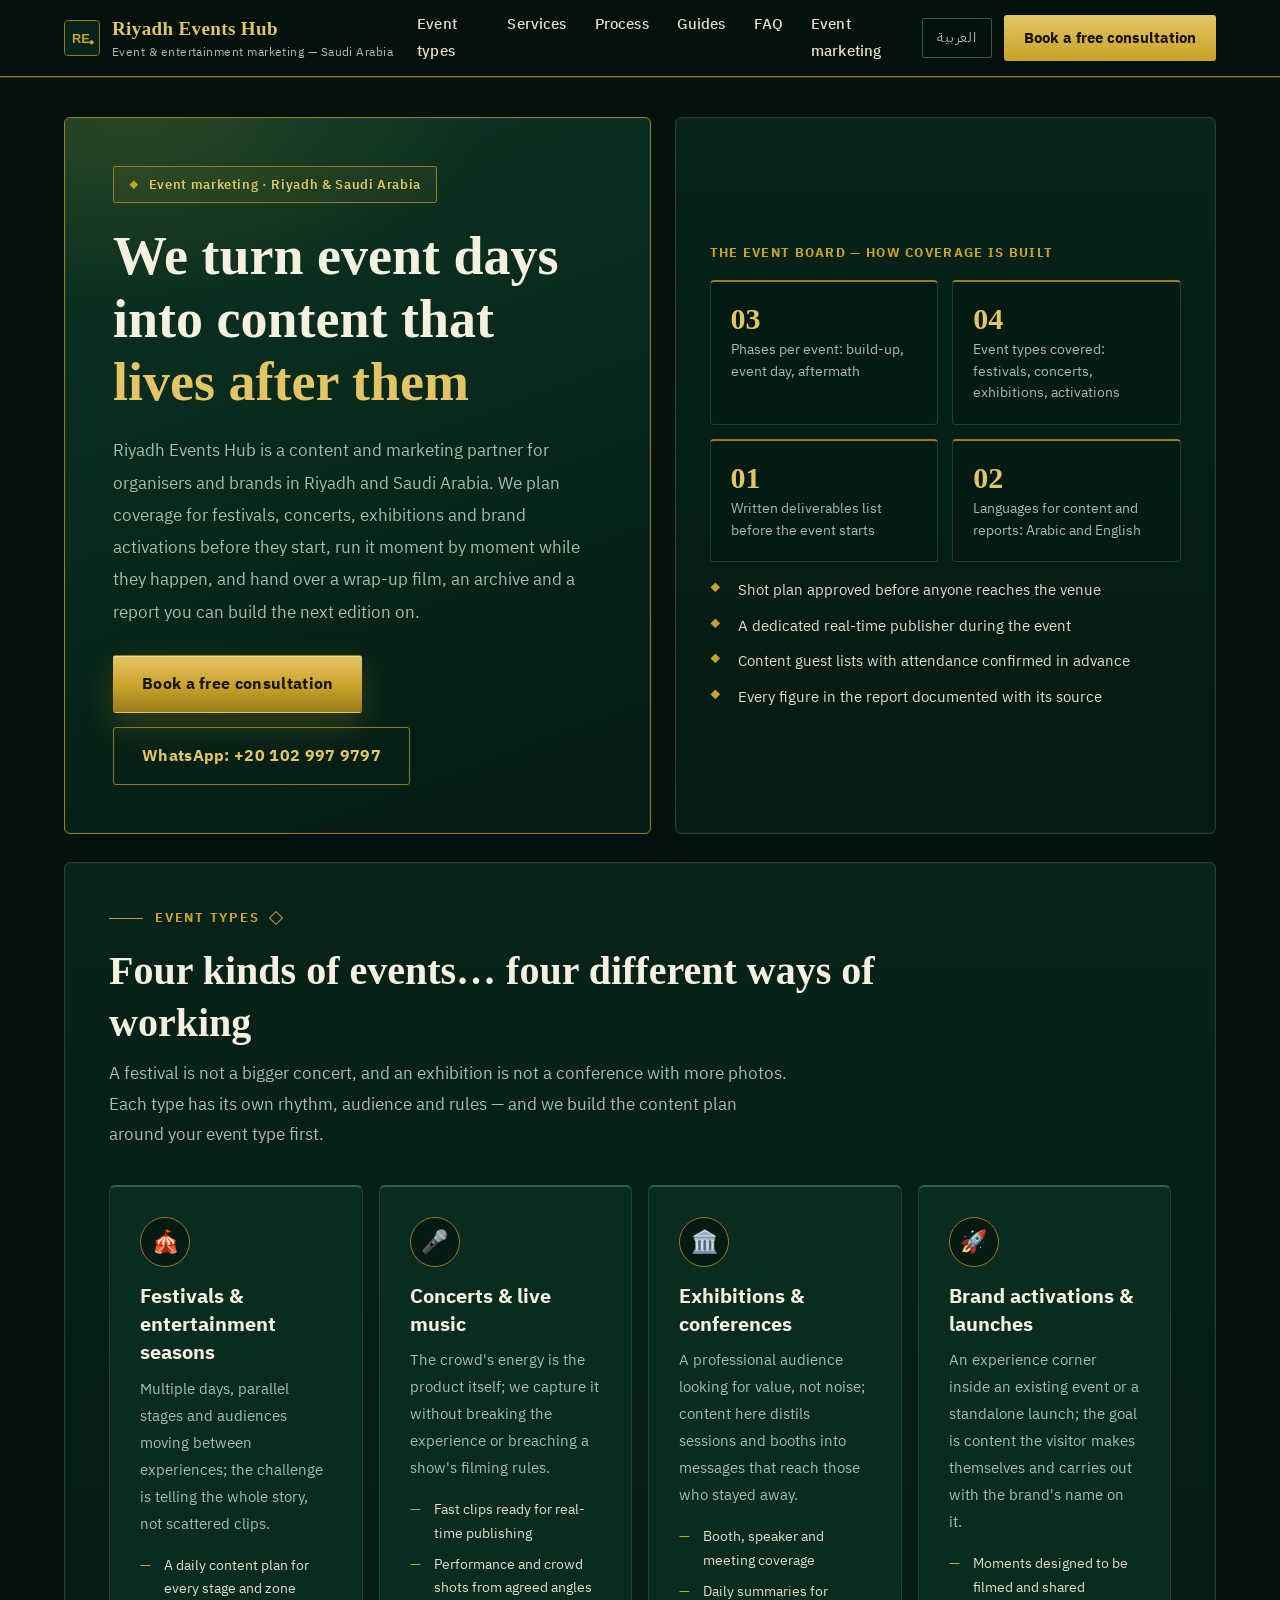
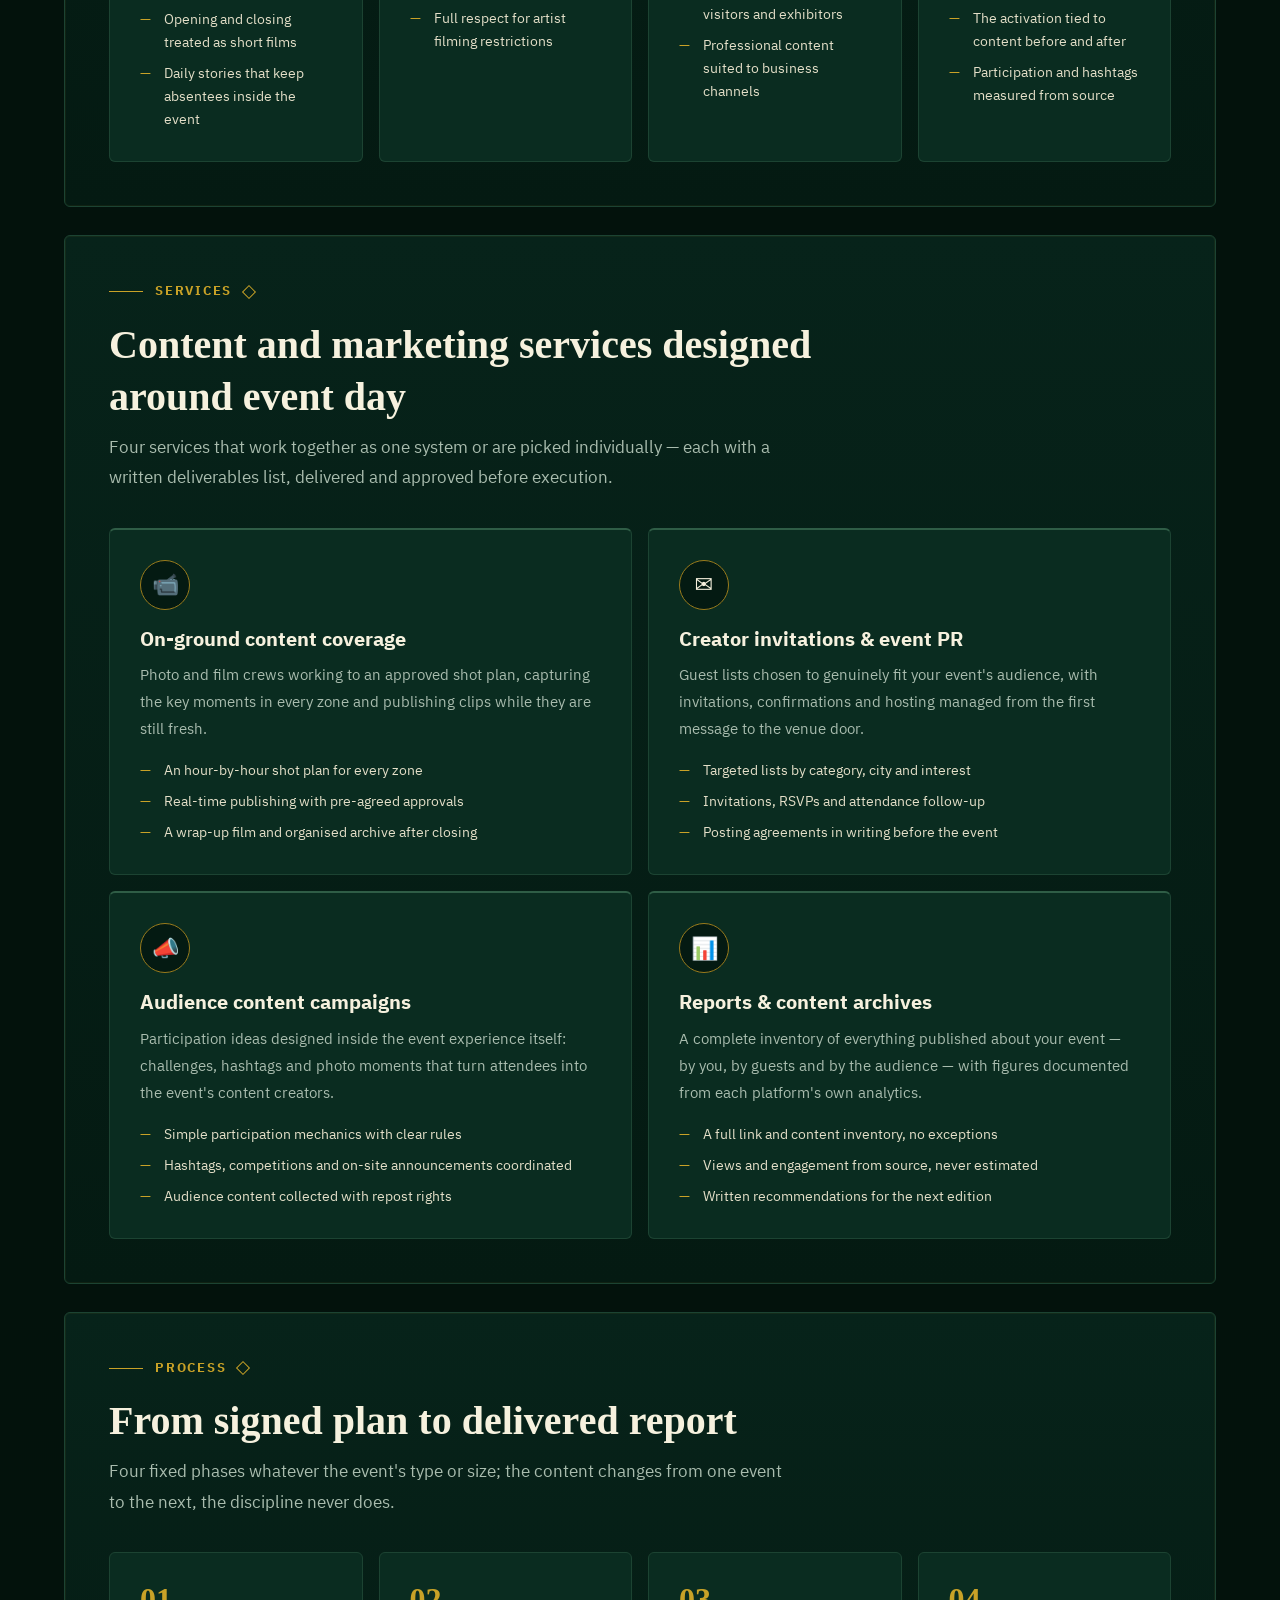
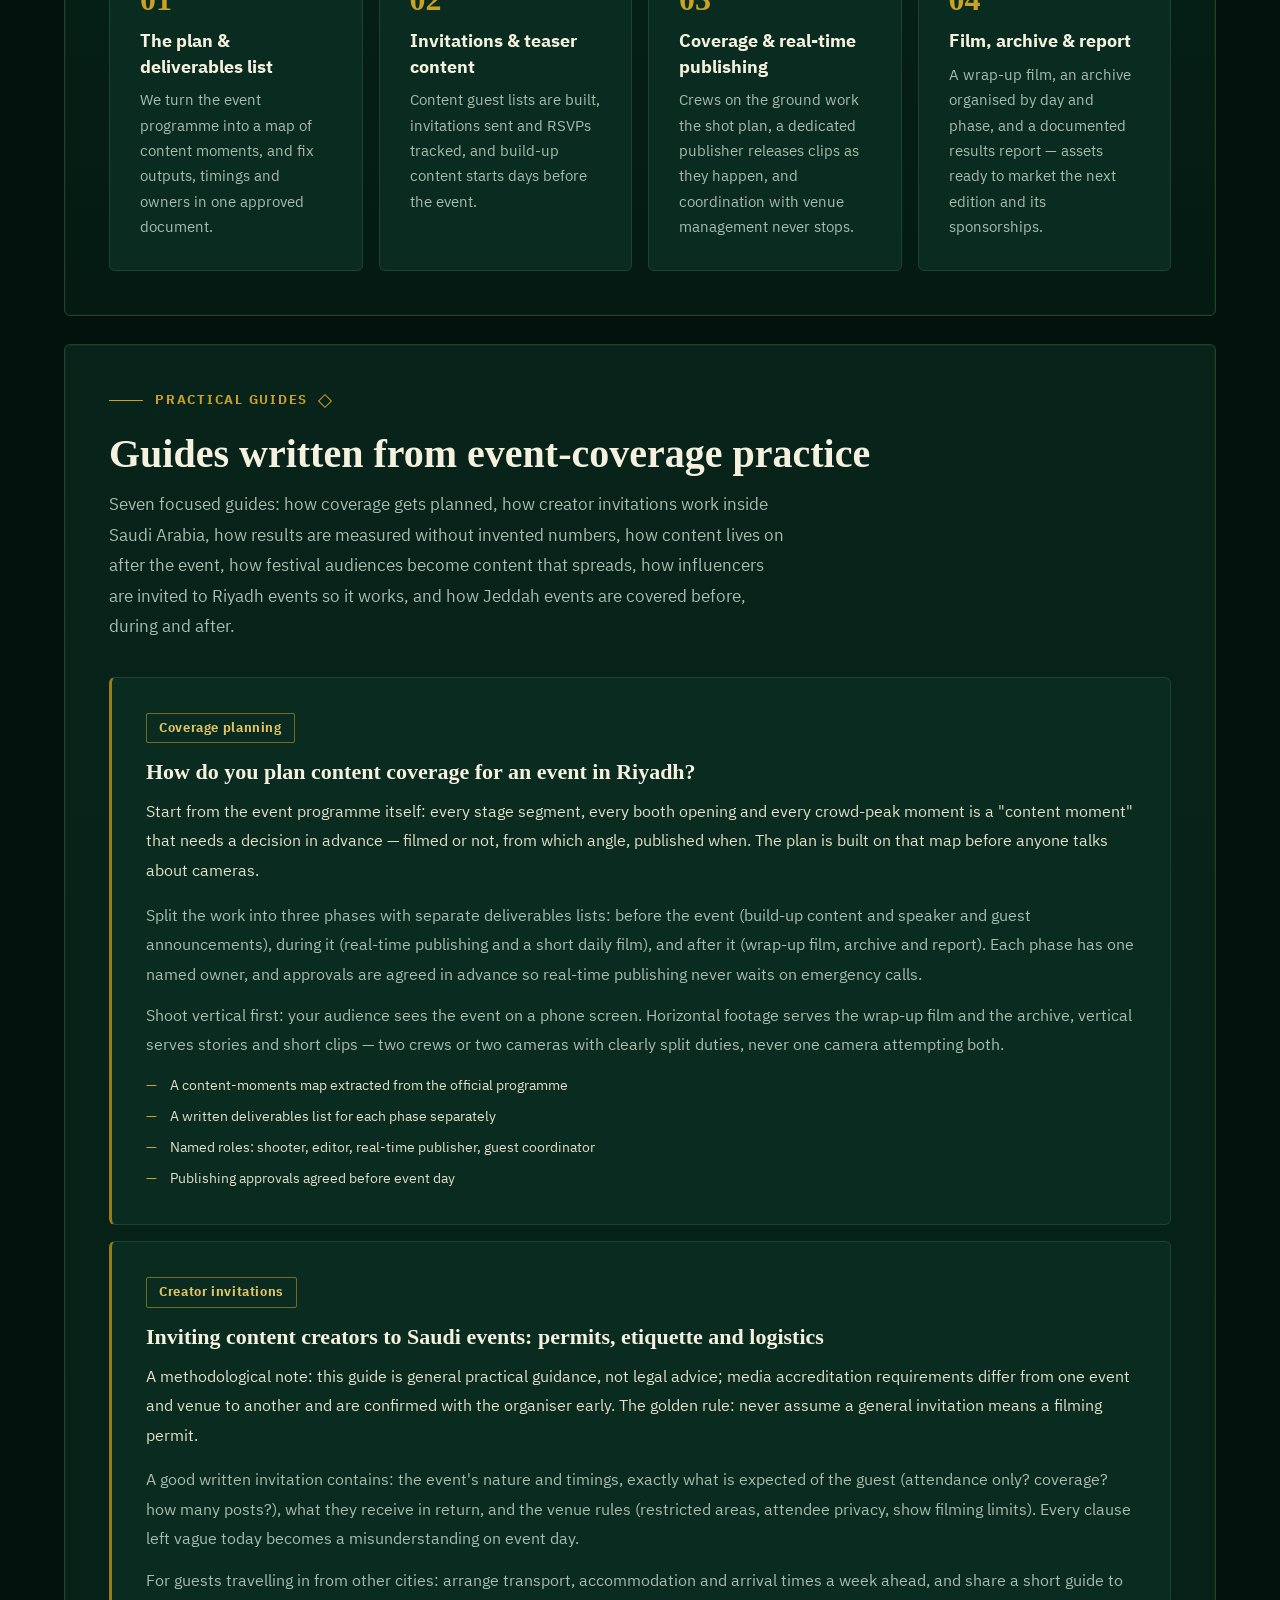
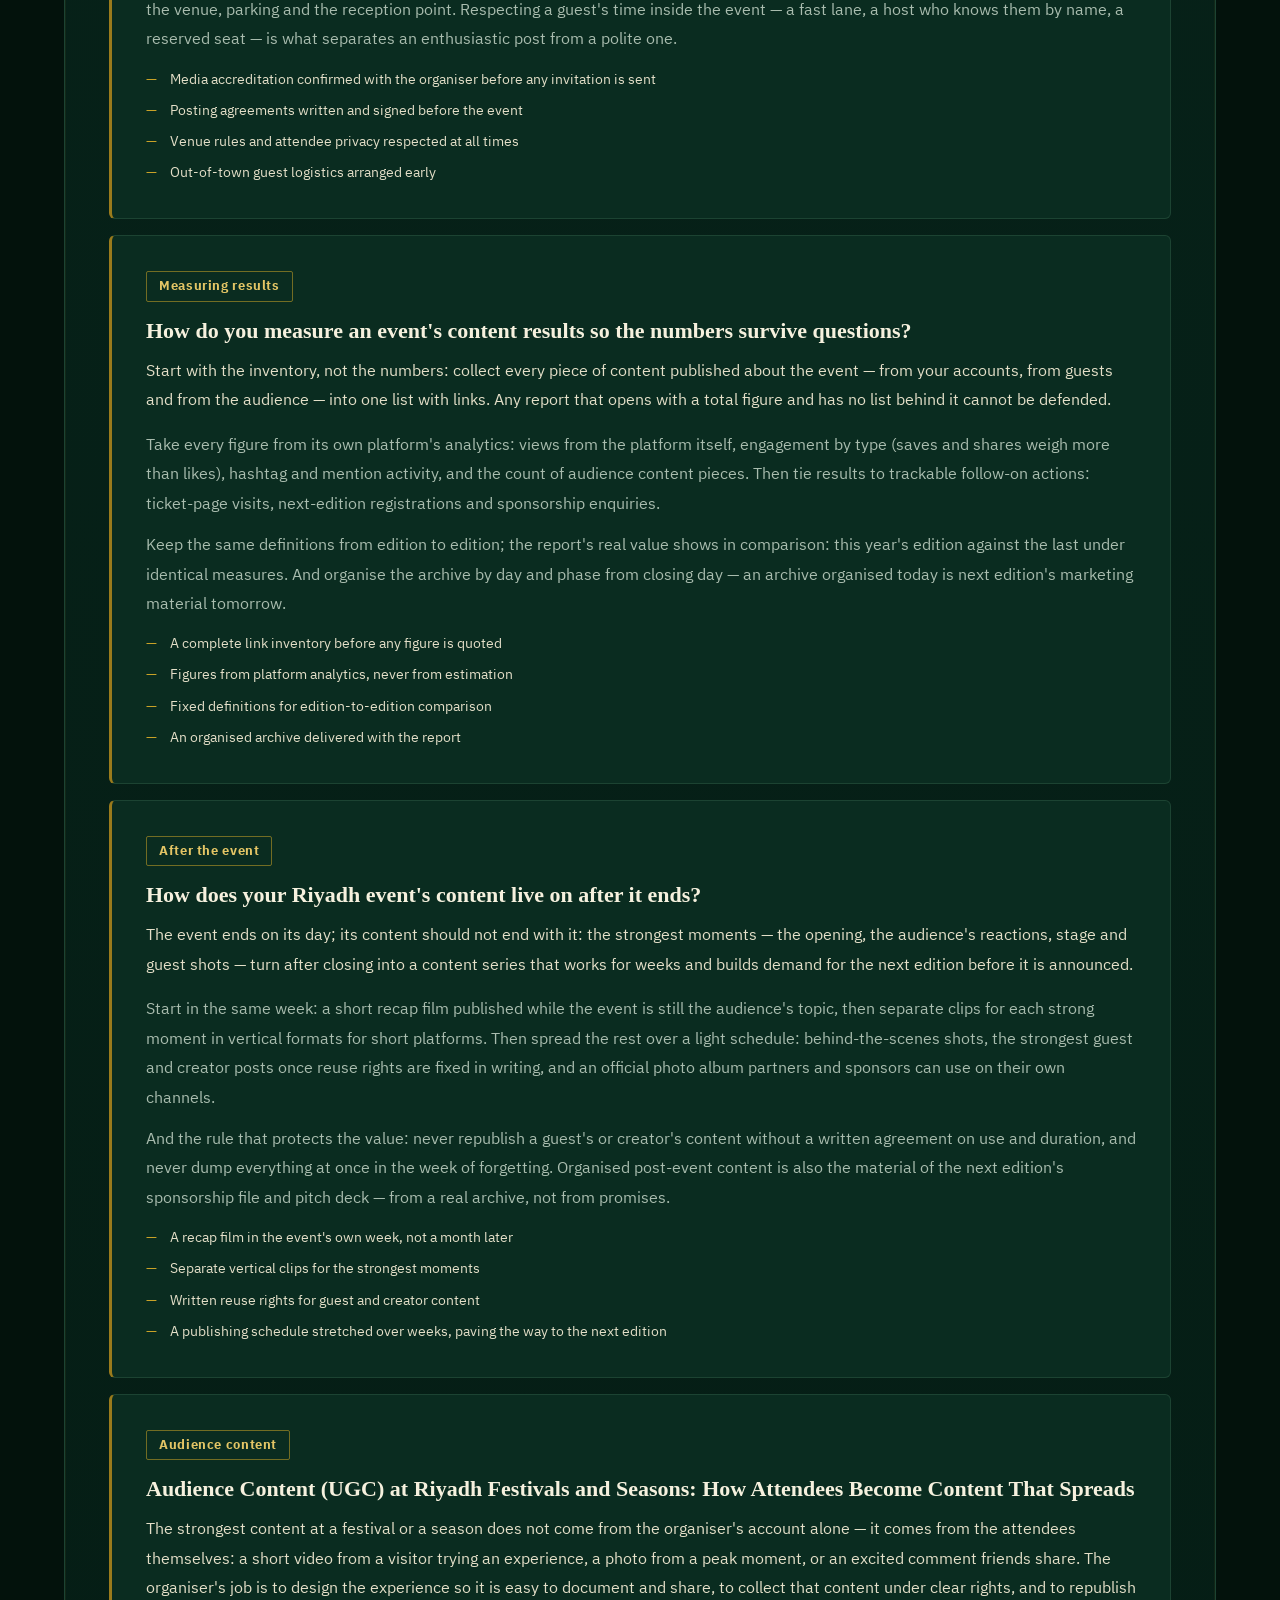
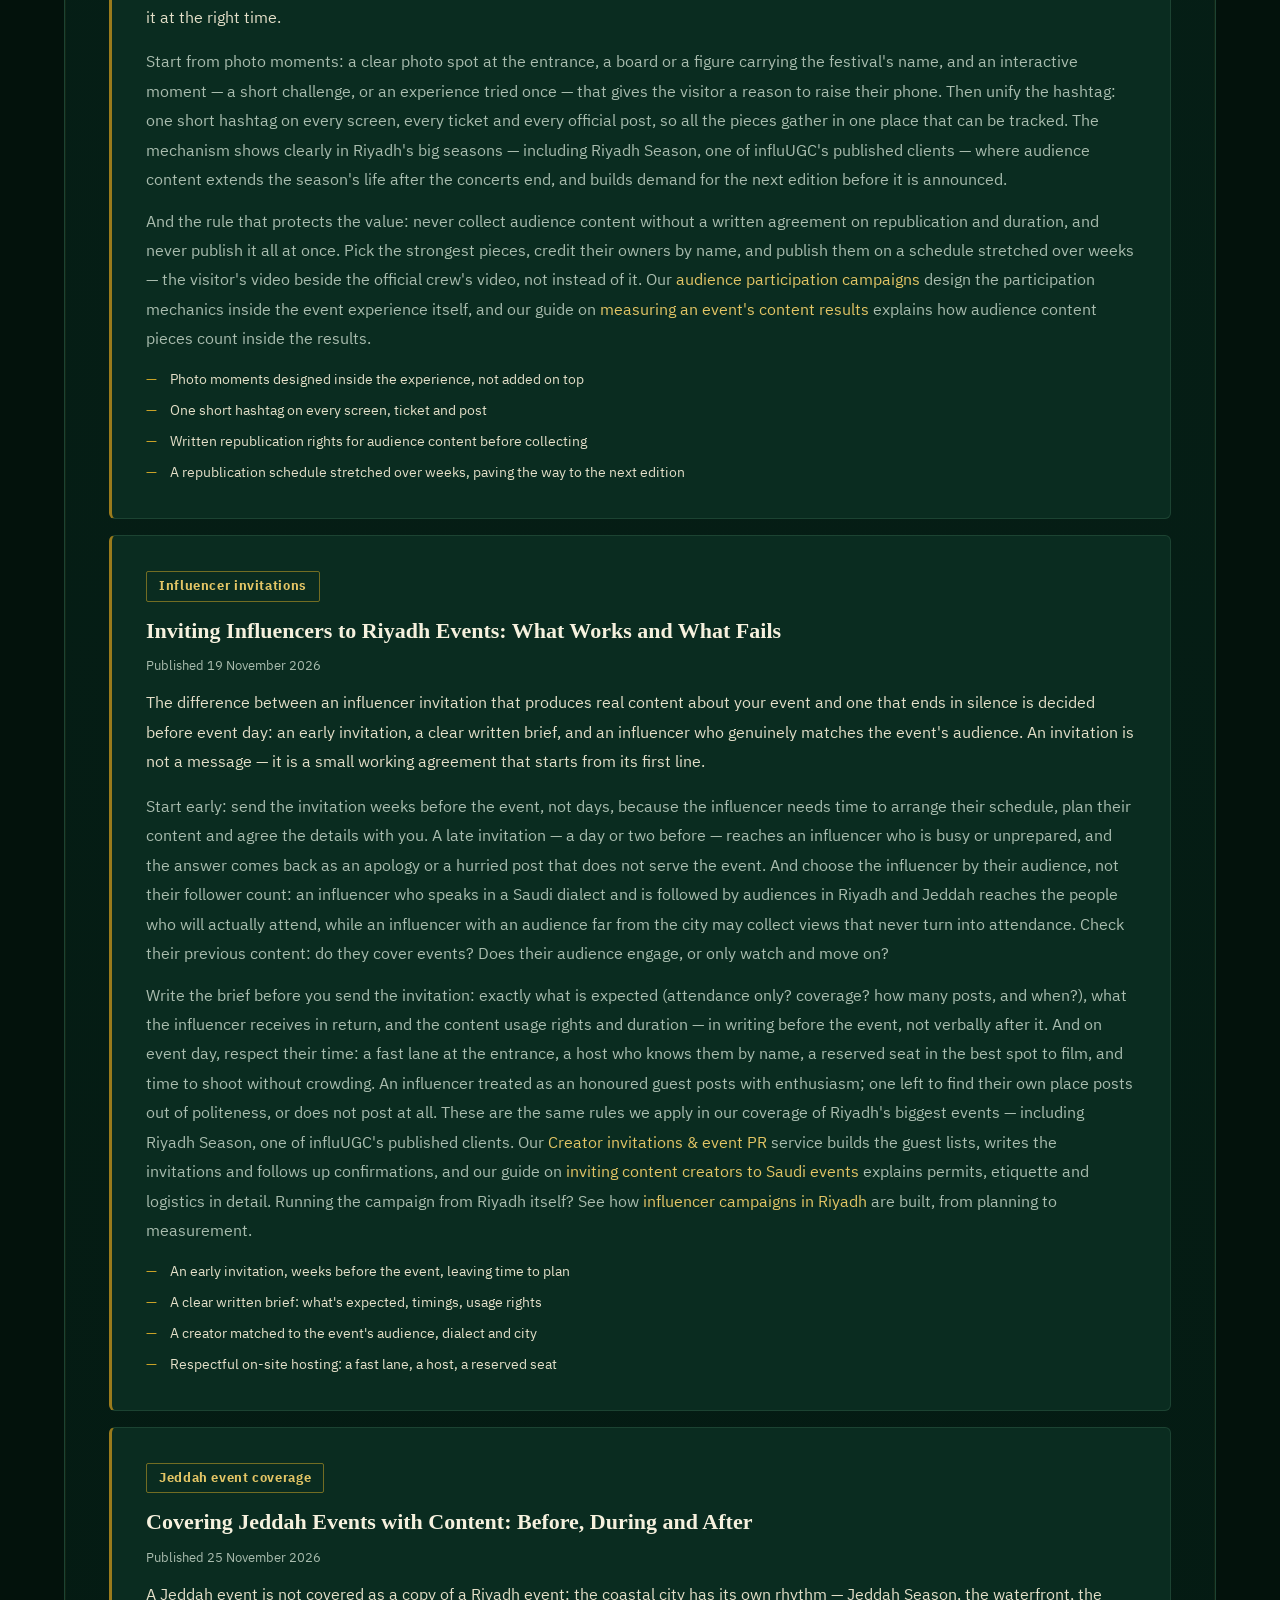
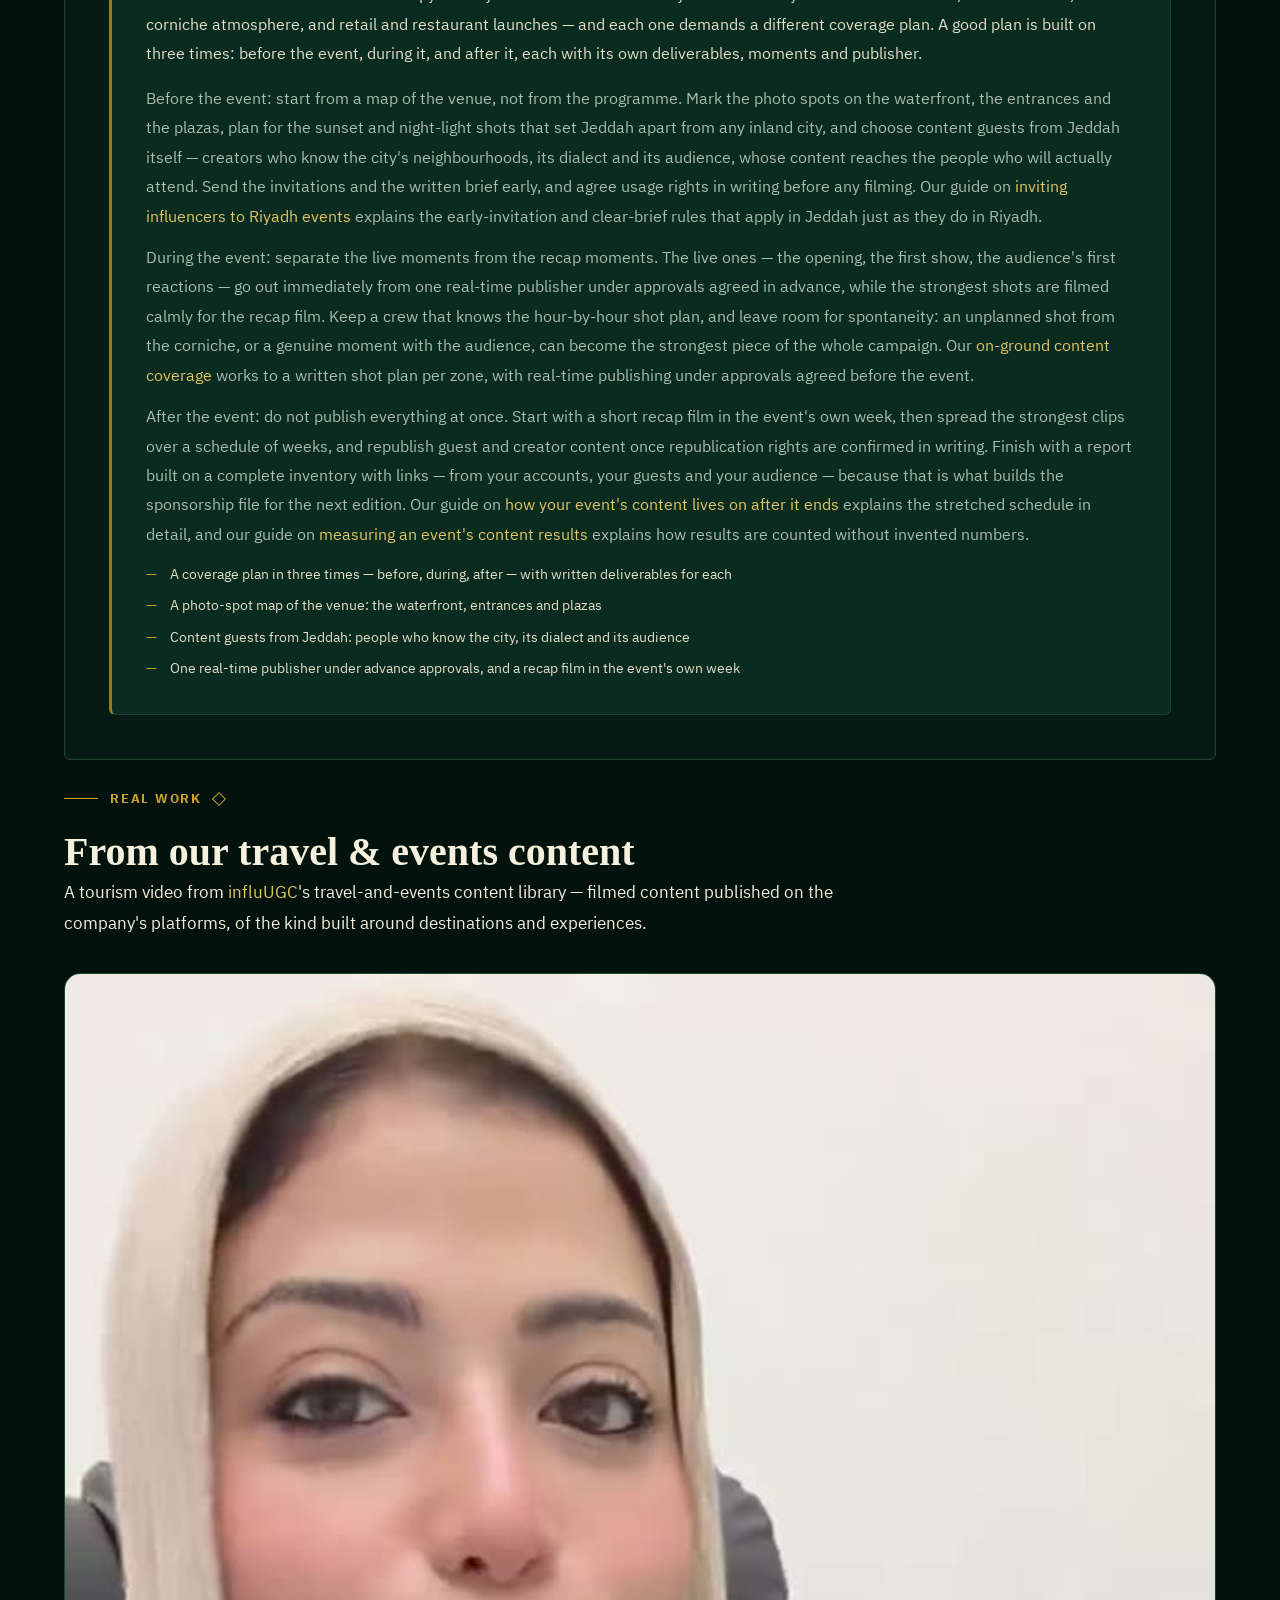
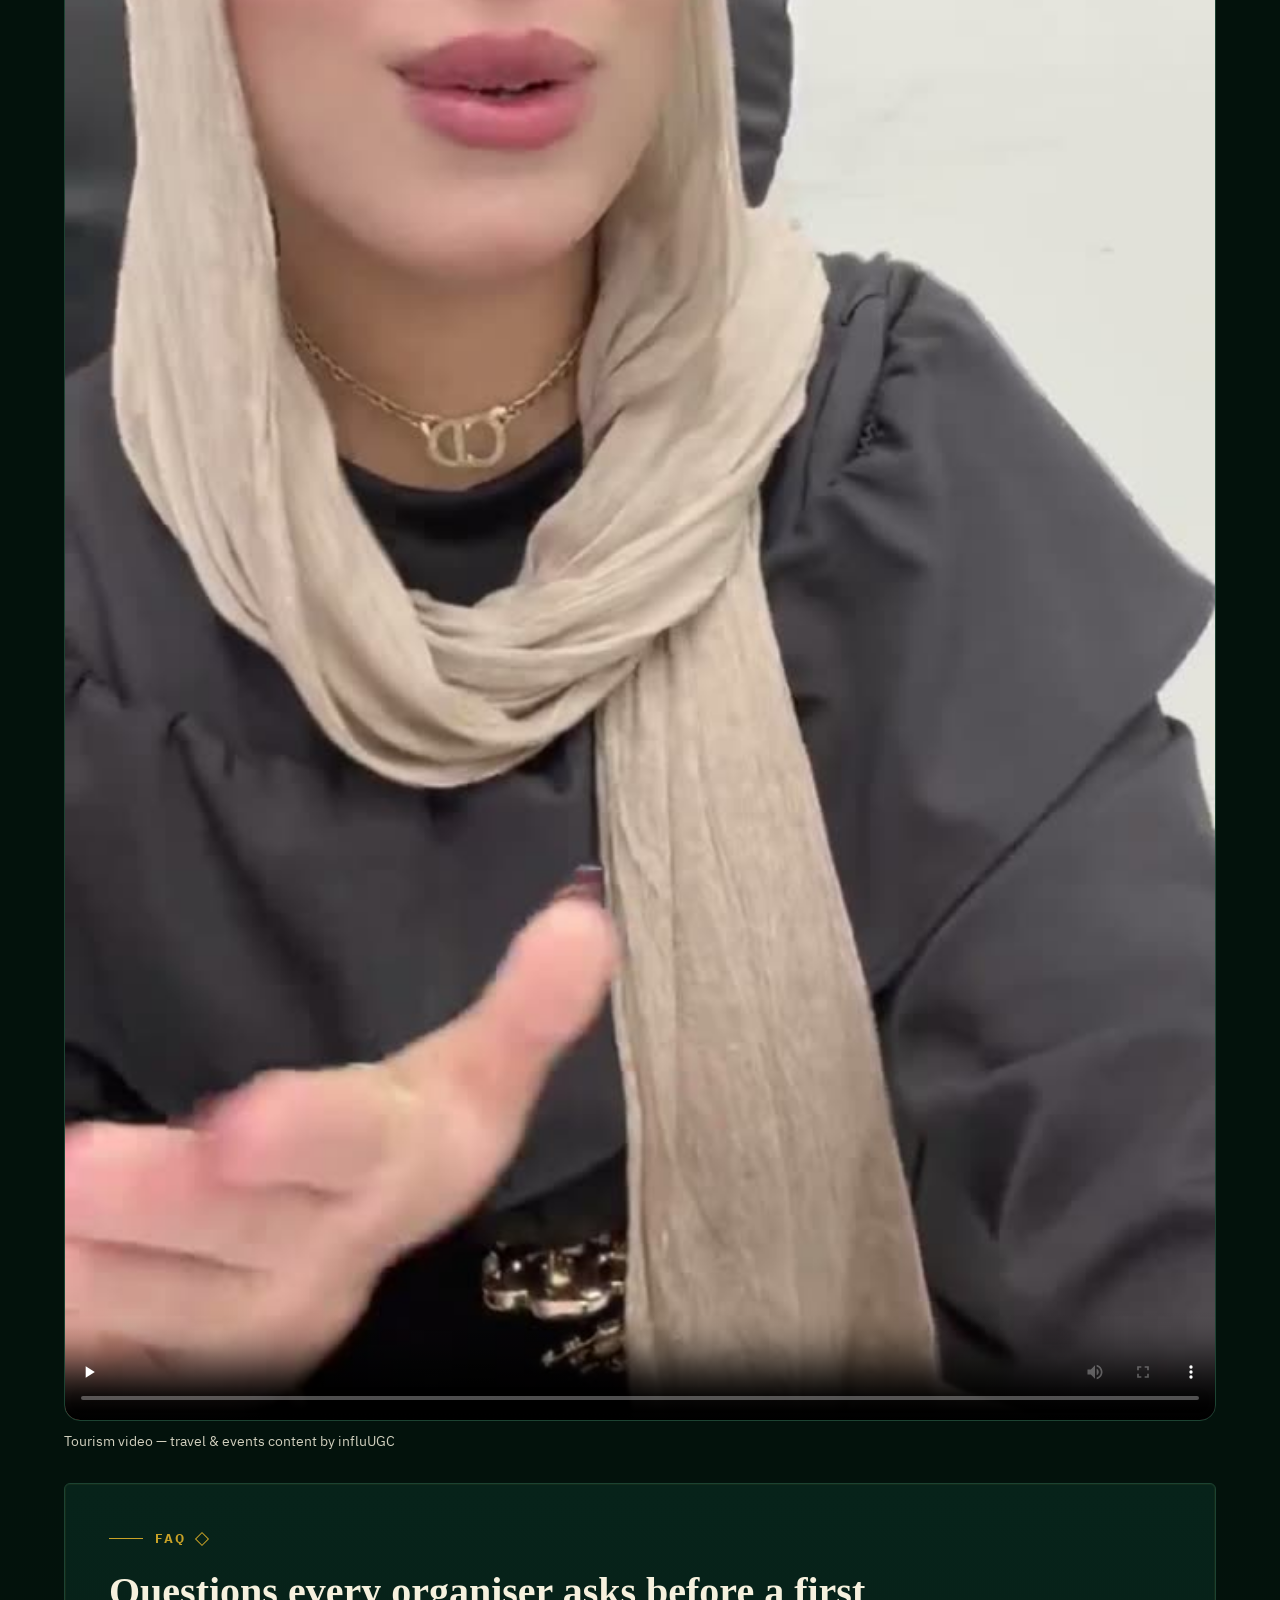
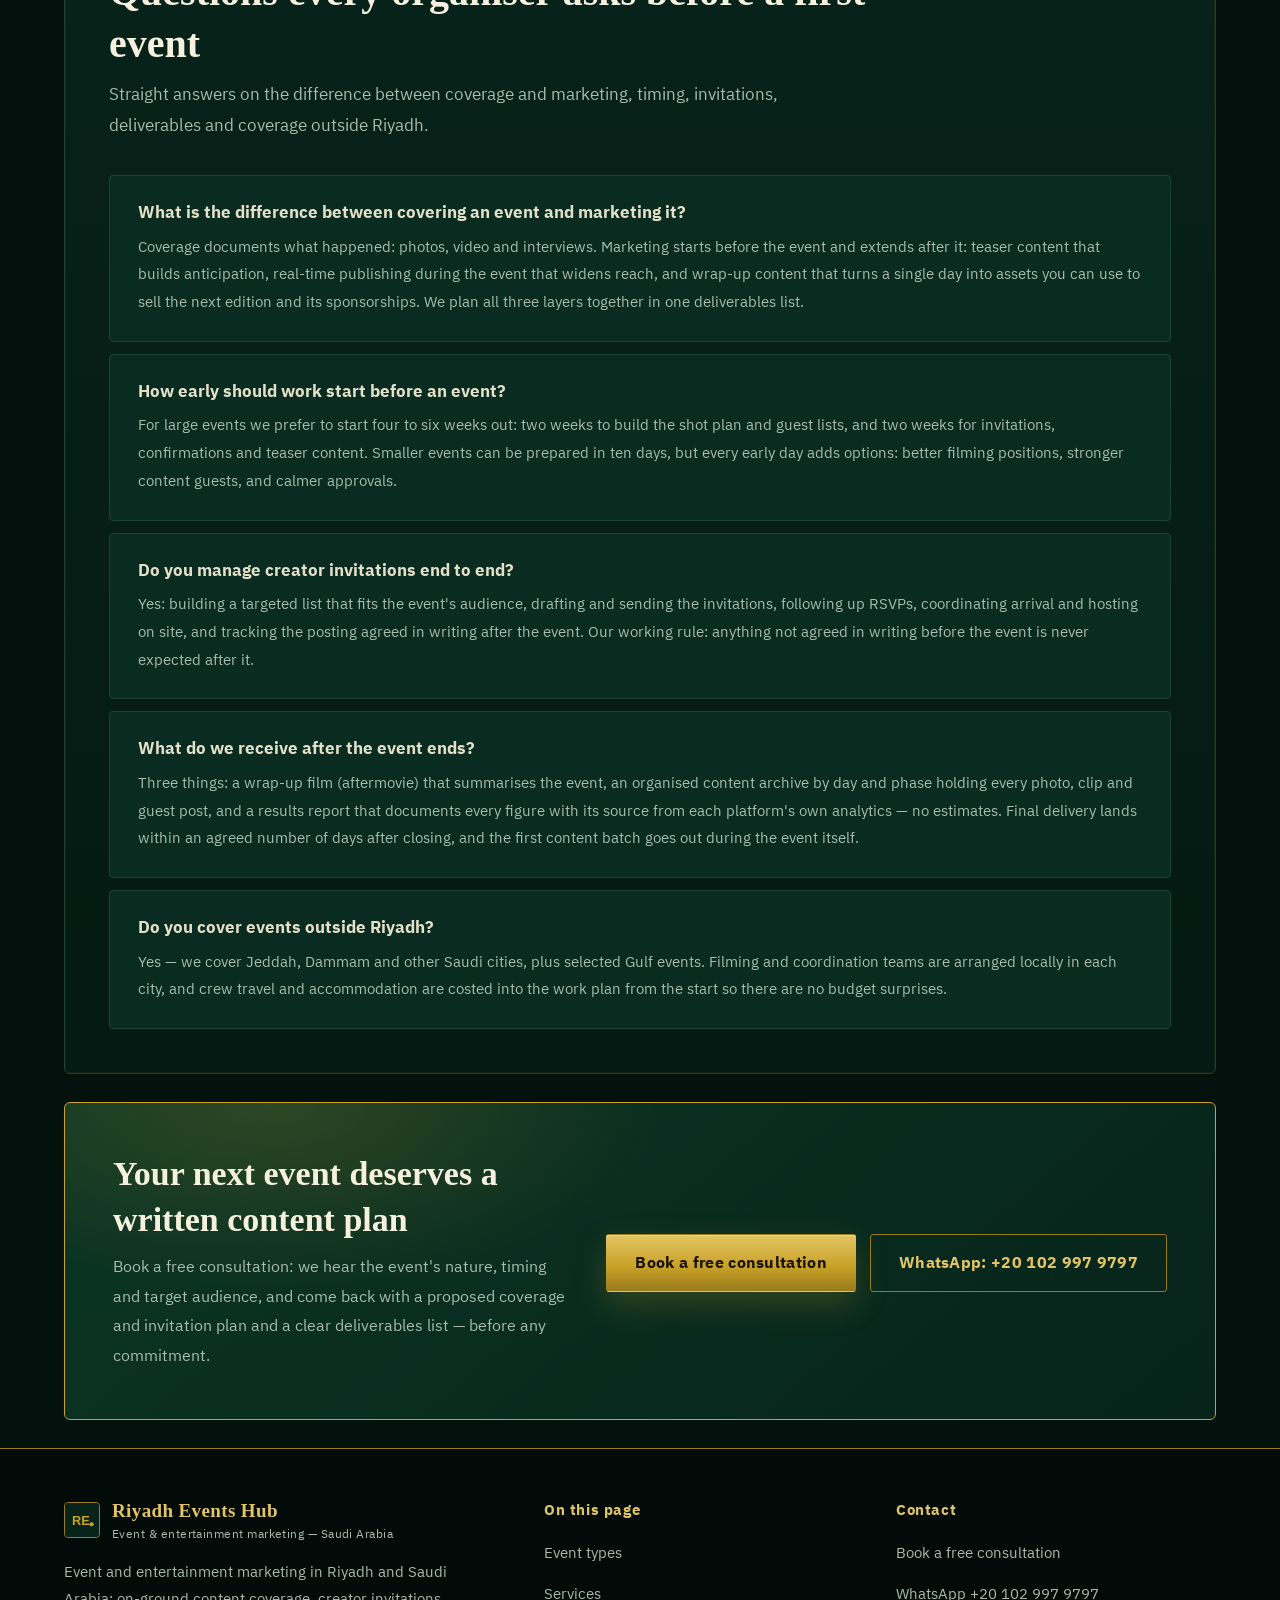
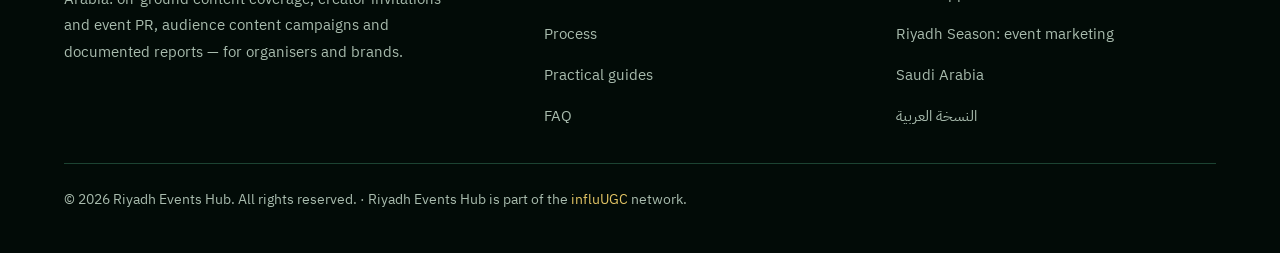
<file: en.html>
<!DOCTYPE html>
<html lang="en" dir="ltr">
<head>
<meta charset="UTF-8">
<meta name="viewport" content="width=device-width, initial-scale=1.0">
<title>Riyadh Events Hub — Event & Entertainment Marketing in Riyadh, Saudi Arabia</title>
<meta name="description" content="Riyadh Events Hub is an event content and marketing partner in Riyadh and Saudi Arabia: coverage for festivals, concerts, exhibitions and brand activations, creator invitations and event PR, and audience content campaigns — with a written shot plan and deliverables list before every event.">
<link rel="canonical" href="https://riyadheventshub.com/en.html">
<link rel="alternate" hreflang="en" href="https://riyadheventshub.com/en.html">
<link rel="alternate" hreflang="ar" href="https://riyadheventshub.com/">
<meta property="og:type" content="website">
<meta property="og:site_name" content="Riyadh Events Hub">
<meta property="og:title" content="Riyadh Events Hub — Event & Entertainment Marketing in Riyadh, Saudi Arabia">
<meta property="og:description" content="Content coverage for festivals, concerts, exhibitions and brand activations, creator invitations and event PR, and audience content campaigns — planned in writing before every event.">
<meta property="og:url" content="https://riyadheventshub.com/en.html">
<meta property="og:image" content="https://riyadheventshub.com/media/tourism.jpg">
<meta name="twitter:card" content="summary">
<meta name="twitter:title" content="Riyadh Events Hub — Event & Entertainment Marketing in Riyadh, Saudi Arabia">
<meta name="twitter:description" content="Content coverage for festivals, concerts, exhibitions and brand activations, creator invitations and event PR, and audience content campaigns in Riyadh and Saudi Arabia — planned in writing before every event.">
<meta name="twitter:image" content="https://riyadheventshub.com/media/tourism.jpg">
<link rel="icon" type="image/svg+xml" href="/favicon.svg">
<link rel="preconnect" href="https://fonts.googleapis.com">
<link rel="preconnect" href="https://fonts.gstatic.com" crossorigin>
<link href="https://fonts.googleapis.com/css2?family=IBM+Plex+Sans+Arabic:wght@400;500;600;700&family=Inter:wght@400;500;600;700&family=Sora:wght@600;700;800&display=swap" rel="stylesheet">
<link rel="stylesheet" href="/styles.css">
<script type="application/ld+json">
{
  "@context": "https://schema.org",
  "@type": "Organization",
  "name": "Riyadh Events Hub",
  "url": "https://riyadheventshub.com/",
  "logo": "https://riyadheventshub.com/favicon.svg",
  "description": "Riyadh Events Hub is an event content and marketing service for organisers and brands in Riyadh and Saudi Arabia: coverage for festivals, concerts, exhibitions and brand activations, creator invitations and event PR, audience content campaigns, and measured coverage reports with organised archives.",
  "areaServed": ["Saudi Arabia", "Riyadh", "Jeddah", "Dammam", "United Arab Emirates", "Gulf"]
}
</script>
<script type="application/ld+json">
{
  "@context": "https://schema.org",
  "@type": "WebSite",
  "name": "Riyadh Events Hub",
  "url": "https://riyadheventshub.com/"
}
</script>
<script type="application/ld+json">
{
  "@context": "https://schema.org",
  "@type": "FAQPage",
  "mainEntity": [
    {
      "@type": "Question",
      "name": "What is the difference between covering an event and marketing it?",
      "acceptedAnswer": { "@type": "Answer", "text": "Coverage documents what happened: photos, video and interviews. Marketing starts before the event and extends after it: teaser content that builds anticipation, real-time publishing during the event that widens reach, and wrap-up content that turns a single day into assets you can use to sell the next edition and its sponsorships. We plan all three layers together in one deliverables list." }
    },
    {
      "@type": "Question",
      "name": "How early should work start before an event?",
      "acceptedAnswer": { "@type": "Answer", "text": "For large events we prefer to start four to six weeks out: two weeks to build the shot plan and guest lists, and two weeks for invitations, confirmations and teaser content. Smaller events can be prepared in ten days, but every early day adds options: better filming positions, stronger content guests, and calmer approvals." }
    },
    {
      "@type": "Question",
      "name": "Do you manage creator invitations end to end?",
      "acceptedAnswer": { "@type": "Answer", "text": "Yes: building a targeted list that fits the event's audience, drafting and sending the invitations, following up RSVPs, coordinating arrival and hosting on site, and tracking the posting agreed in writing after the event. Our working rule: anything not agreed in writing before the event is never expected after it." }
    },
    {
      "@type": "Question",
      "name": "What do we receive after the event ends?",
      "acceptedAnswer": { "@type": "Answer", "text": "Three things: a wrap-up film (aftermovie) that summarises the event, an organised content archive by day and phase holding every photo, clip and guest post, and a results report that documents every figure with its source from each platform's own analytics — no estimates. Final delivery lands within an agreed number of days after closing, and the first content batch goes out during the event itself." }
    },
    {
      "@type": "Question",
      "name": "Do you cover events outside Riyadh?",
      "acceptedAnswer": { "@type": "Answer", "text": "Yes — we cover Jeddah, Dammam and other Saudi cities, plus selected Gulf events. Filming and coordination teams are arranged locally in each city, and crew travel and accommodation are costed into the work plan from the start so there are no budget surprises." }
    }
  ]
}
</script>
</head>
<body>
<!-- identity-v3-riyadheventshub-2026-11-07 -->
<header class="site-head">
  <div class="container head-in">
    <a class="brand" href="/en.html"><img src="/favicon.svg" alt="Riyadh Events Hub"><span><span class="bname">Riyadh Events Hub</span><span class="bsub">Event & entertainment marketing — Saudi Arabia</span></span></a>
    <nav class="main-nav">
      <a href="#types">Event types</a>
      <a href="#services">Services</a>
      <a href="#process">Process</a>
      <a href="#guides">Guides</a>
      <a href="#faq">FAQ</a>
      <a href="https://www.influugc.com/en/riyadh">Event marketing</a>
    </nav>
    <div class="head-actions">
      <a class="lang-link" href="/index.html">العربية</a>
      <a class="nav-cta" href="https://www.influugc.com/book?utm_source=riyadheventshub&amp;utm_medium=satellite&amp;utm_campaign=network">Book a free consultation</a>
    </div>
  </div>
</header>
<main>
  <!-- ===== HERO ===== -->
  <section class="hero">
    <div class="container hero-grid">
      <div class="panel hero-panel">
        <span class="chip">Event marketing · Riyadh & Saudi Arabia</span>
        <h1>We turn event days into content that <em>lives after them</em></h1>
        <p class="hero-lead">Riyadh Events Hub is a content and marketing partner for organisers and brands in Riyadh and Saudi Arabia. We plan coverage for festivals, concerts, exhibitions and brand activations before they start, run it moment by moment while they happen, and hand over a wrap-up film, an archive and a report you can build the next edition on.</p>
        <div class="cta-actions">
          <a class="btn btn-primary" href="https://www.influugc.com/book?utm_source=riyadheventshub&amp;utm_medium=satellite&amp;utm_campaign=network">Book a free consultation</a>
          <a class="btn btn-ghost" href="https://wa.me/201029979797?utm_source=riyadheventshub&utm_medium=satellite&utm_campaign=network">WhatsApp: +20 102 997 9797</a>
        </div>
      </div>
      <div class="panel hero-visual">
        <p class="visual-title">The event board — how coverage is built</p>
        <div class="stat-grid">
          <div class="stat"><b>03</b><span>Phases per event: build-up, event day, aftermath</span></div>
          <div class="stat"><b>04</b><span>Event types covered: festivals, concerts, exhibitions, activations</span></div>
          <div class="stat"><b>01</b><span>Written deliverables list before the event starts</span></div>
          <div class="stat"><b>02</b><span>Languages for content and reports: Arabic and English</span></div>
        </div>
        <ul class="check-list">
          <li>Shot plan approved before anyone reaches the venue</li>
          <li>A dedicated real-time publisher during the event</li>
          <li>Content guest lists with attendance confirmed in advance</li>
          <li>Every figure in the report documented with its source</li>
        </ul>
      </div>
    </div>
  </section>

  <!-- ===== EVENT TYPES ===== -->
  <section class="block" id="types">
    <div class="container">
      <div class="panel section-panel">
        <div class="sec-head">
          <p class="eyebrow">Event types</p>
          <h2>Four kinds of events… four different ways of working</h2>
          <p class="sec-lead">A festival is not a bigger concert, and an exhibition is not a conference with more photos. Each type has its own rhythm, audience and rules — and we build the content plan around your event type first.</p>
        </div>
        <div class="grid-4">
          <article class="card">
            <div class="glyph">🎪</div>
            <h3>Festivals & entertainment seasons</h3>
            <p>Multiple days, parallel stages and audiences moving between experiences; the challenge is telling the whole story, not scattered clips.</p>
            <ul class="ticks">
              <li>A daily content plan for every stage and zone</li>
              <li>Opening and closing treated as short films</li>
              <li>Daily stories that keep absentees inside the event</li>
            </ul>
          </article>
          <article class="card">
            <div class="glyph">🎤</div>
            <h3>Concerts & live music</h3>
            <p>The crowd's energy is the product itself; we capture it without breaking the experience or breaching a show's filming rules.</p>
            <ul class="ticks">
              <li>Fast clips ready for real-time publishing</li>
              <li>Performance and crowd shots from agreed angles</li>
              <li>Full respect for artist filming restrictions</li>
            </ul>
          </article>
          <article class="card">
            <div class="glyph">🏛️</div>
            <h3>Exhibitions & conferences</h3>
            <p>A professional audience looking for value, not noise; content here distils sessions and booths into messages that reach those who stayed away.</p>
            <ul class="ticks">
              <li>Booth, speaker and meeting coverage</li>
              <li>Daily summaries for visitors and exhibitors</li>
              <li>Professional content suited to business channels</li>
            </ul>
          </article>
          <article class="card">
            <div class="glyph">🚀</div>
            <h3>Brand activations & launches</h3>
            <p>An experience corner inside an existing event or a standalone launch; the goal is content the visitor makes themselves and carries out with the brand's name on it.</p>
            <ul class="ticks">
              <li>Moments designed to be filmed and shared</li>
              <li>The activation tied to content before and after</li>
              <li>Participation and hashtags measured from source</li>
            </ul>
          </article>
        </div>
      </div>
    </div>
  </section>

  <!-- ===== SERVICES ===== -->
  <section class="block" id="services">
    <div class="container">
      <div class="panel section-panel">
        <div class="sec-head">
          <p class="eyebrow">Services</p>
          <h2>Content and marketing services designed around event day</h2>
          <p class="sec-lead">Four services that work together as one system or are picked individually — each with a written deliverables list, delivered and approved before execution.</p>
        </div>
        <div class="grid-2">
          <article class="card">
            <div class="glyph">📹</div>
            <h3>On-ground content coverage</h3>
            <p>Photo and film crews working to an approved shot plan, capturing the key moments in every zone and publishing clips while they are still fresh.</p>
            <ul class="ticks">
              <li>An hour-by-hour shot plan for every zone</li>
              <li>Real-time publishing with pre-agreed approvals</li>
              <li>A wrap-up film and organised archive after closing</li>
            </ul>
          </article>
          <article class="card">
            <div class="glyph">✉️</div>
            <h3>Creator invitations & event PR</h3>
            <p>Guest lists chosen to genuinely fit your event's audience, with invitations, confirmations and hosting managed from the first message to the venue door.</p>
            <ul class="ticks">
              <li>Targeted lists by category, city and interest</li>
              <li>Invitations, RSVPs and attendance follow-up</li>
              <li>Posting agreements in writing before the event</li>
            </ul>
          </article>
          <article class="card">
            <div class="glyph">📣</div>
            <h3>Audience content campaigns</h3>
            <p>Participation ideas designed inside the event experience itself: challenges, hashtags and photo moments that turn attendees into the event's content creators.</p>
            <ul class="ticks">
              <li>Simple participation mechanics with clear rules</li>
              <li>Hashtags, competitions and on-site announcements coordinated</li>
              <li>Audience content collected with repost rights</li>
            </ul>
          </article>
          <article class="card">
            <div class="glyph">📊</div>
            <h3>Reports & content archives</h3>
            <p>A complete inventory of everything published about your event — by you, by guests and by the audience — with figures documented from each platform's own analytics.</p>
            <ul class="ticks">
              <li>A full link and content inventory, no exceptions</li>
              <li>Views and engagement from source, never estimated</li>
              <li>Written recommendations for the next edition</li>
            </ul>
          </article>
        </div>
      </div>
    </div>
  </section>

  <!-- ===== PROCESS ===== -->
  <section class="block" id="process">
    <div class="container">
      <div class="panel section-panel">
        <div class="sec-head">
          <p class="eyebrow">Process</p>
          <h2>From signed plan to delivered report</h2>
          <p class="sec-lead">Four fixed phases whatever the event's type or size; the content changes from one event to the next, the discipline never does.</p>
        </div>
        <div class="steps">
          <article class="step">
            <span class="num">01</span>
            <h3>The plan & deliverables list</h3>
            <p>We turn the event programme into a map of content moments, and fix outputs, timings and owners in one approved document.</p>
          </article>
          <article class="step">
            <span class="num">02</span>
            <h3>Invitations & teaser content</h3>
            <p>Content guest lists are built, invitations sent and RSVPs tracked, and build-up content starts days before the event.</p>
          </article>
          <article class="step">
            <span class="num">03</span>
            <h3>Coverage & real-time publishing</h3>
            <p>Crews on the ground work the shot plan, a dedicated publisher releases clips as they happen, and coordination with venue management never stops.</p>
          </article>
          <article class="step">
            <span class="num">04</span>
            <h3>Film, archive & report</h3>
            <p>A wrap-up film, an archive organised by day and phase, and a documented results report — assets ready to market the next edition and its sponsorships.</p>
          </article>
        </div>
      </div>
    </div>
  </section>

  <!-- ===== GUIDES ===== -->
  <section class="block" id="guides">
    <div class="container">
      <div class="panel section-panel">
        <div class="sec-head">
          <p class="eyebrow">Practical guides</p>
          <h2>Guides written from event-coverage practice</h2>
          <p class="sec-lead">Seven focused guides: how coverage gets planned, how creator invitations work inside Saudi Arabia, how results are measured without invented numbers, how content lives on after the event, how festival audiences become content that spreads, how influencers are invited to Riyadh events so it works, and how Jeddah events are covered before, during and after.</p>
        </div>
        <article class="guide" id="guide-plan">
          <span class="tag">Coverage planning</span>
          <h3>How do you plan content coverage for an event in Riyadh?</h3>
          <p class="g-lead">Start from the event programme itself: every stage segment, every booth opening and every crowd-peak moment is a "content moment" that needs a decision in advance — filmed or not, from which angle, published when. The plan is built on that map before anyone talks about cameras.</p>
          <p>Split the work into three phases with separate deliverables lists: before the event (build-up content and speaker and guest announcements), during it (real-time publishing and a short daily film), and after it (wrap-up film, archive and report). Each phase has one named owner, and approvals are agreed in advance so real-time publishing never waits on emergency calls.</p>
          <p>Shoot vertical first: your audience sees the event on a phone screen. Horizontal footage serves the wrap-up film and the archive, vertical serves stories and short clips — two crews or two cameras with clearly split duties, never one camera attempting both.</p>
          <ul class="ticks">
            <li>A content-moments map extracted from the official programme</li>
            <li>A written deliverables list for each phase separately</li>
            <li>Named roles: shooter, editor, real-time publisher, guest coordinator</li>
            <li>Publishing approvals agreed before event day</li>
          </ul>
        </article>
        <article class="guide" id="guide-invite">
          <span class="tag">Creator invitations</span>
          <h3>Inviting content creators to Saudi events: permits, etiquette and logistics</h3>
          <p class="g-lead">A methodological note: this guide is general practical guidance, not legal advice; media accreditation requirements differ from one event and venue to another and are confirmed with the organiser early. The golden rule: never assume a general invitation means a filming permit.</p>
          <p>A good written invitation contains: the event's nature and timings, exactly what is expected of the guest (attendance only? coverage? how many posts?), what they receive in return, and the venue rules (restricted areas, attendee privacy, show filming limits). Every clause left vague today becomes a misunderstanding on event day.</p>
          <p>For guests travelling in from other cities: arrange transport, accommodation and arrival times a week ahead, and share a short guide to the venue, parking and the reception point. Respecting a guest's time inside the event — a fast lane, a host who knows them by name, a reserved seat — is what separates an enthusiastic post from a polite one.</p>
          <ul class="ticks">
            <li>Media accreditation confirmed with the organiser before any invitation is sent</li>
            <li>Posting agreements written and signed before the event</li>
            <li>Venue rules and attendee privacy respected at all times</li>
            <li>Out-of-town guest logistics arranged early</li>
          </ul>
        </article>
        <article class="guide" id="guide-measure">
          <span class="tag">Measuring results</span>
          <h3>How do you measure an event's content results so the numbers survive questions?</h3>
          <p class="g-lead">Start with the inventory, not the numbers: collect every piece of content published about the event — from your accounts, from guests and from the audience — into one list with links. Any report that opens with a total figure and has no list behind it cannot be defended.</p>
          <p>Take every figure from its own platform's analytics: views from the platform itself, engagement by type (saves and shares weigh more than likes), hashtag and mention activity, and the count of audience content pieces. Then tie results to trackable follow-on actions: ticket-page visits, next-edition registrations and sponsorship enquiries.</p>
          <p>Keep the same definitions from edition to edition; the report's real value shows in comparison: this year's edition against the last under identical measures. And organise the archive by day and phase from closing day — an archive organised today is next edition's marketing material tomorrow.</p>
          <ul class="ticks">
            <li>A complete link inventory before any figure is quoted</li>
            <li>Figures from platform analytics, never from estimation</li>
            <li>Fixed definitions for edition-to-edition comparison</li>
            <li>An organised archive delivered with the report</li>
          </ul>
        </article>
        <article class="guide" id="guide-after">
          <span class="tag">After the event</span>
          <h3>How does your Riyadh event's content live on after it ends?</h3>
          <p class="g-lead">The event ends on its day; its content should not end with it: the strongest moments — the opening, the audience's reactions, stage and guest shots — turn after closing into a content series that works for weeks and builds demand for the next edition before it is announced.</p>
          <p>Start in the same week: a short recap film published while the event is still the audience's topic, then separate clips for each strong moment in vertical formats for short platforms. Then spread the rest over a light schedule: behind-the-scenes shots, the strongest guest and creator posts once reuse rights are fixed in writing, and an official photo album partners and sponsors can use on their own channels.</p>
          <p>And the rule that protects the value: never republish a guest's or creator's content without a written agreement on use and duration, and never dump everything at once in the week of forgetting. Organised post-event content is also the material of the next edition's sponsorship file and pitch deck — from a real archive, not from promises.</p>
          <ul class="ticks">
            <li>A recap film in the event's own week, not a month later</li>
            <li>Separate vertical clips for the strongest moments</li>
            <li>Written reuse rights for guest and creator content</li>
            <li>A publishing schedule stretched over weeks, paving the way to the next edition</li>
          </ul>
        </article>
        <article class="guide" id="guide-festival-ugc">
          <span class="tag">Audience content</span>
          <h3>Audience Content (UGC) at Riyadh Festivals and Seasons: How Attendees Become Content That Spreads</h3>
          <p class="g-lead">The strongest content at a festival or a season does not come from the organiser's account alone — it comes from the attendees themselves: a short video from a visitor trying an experience, a photo from a peak moment, or an excited comment friends share. The organiser's job is to design the experience so it is easy to document and share, to collect that content under clear rights, and to republish it at the right time.</p>
          <p>Start from photo moments: a clear photo spot at the entrance, a board or a figure carrying the festival's name, and an interactive moment — a short challenge, or an experience tried once — that gives the visitor a reason to raise their phone. Then unify the hashtag: one short hashtag on every screen, every ticket and every official post, so all the pieces gather in one place that can be tracked. The mechanism shows clearly in Riyadh's big seasons — including Riyadh Season, one of influUGC's published clients — where audience content extends the season's life after the concerts end, and builds demand for the next edition before it is announced.</p>
          <p>And the rule that protects the value: never collect audience content without a written agreement on republication and duration, and never publish it all at once. Pick the strongest pieces, credit their owners by name, and publish them on a schedule stretched over weeks — the visitor's video beside the official crew's video, not instead of it. Our <a href="#services">audience participation campaigns</a> design the participation mechanics inside the event experience itself, and our guide on <a href="#guide-measure">measuring an event's content results</a> explains how audience content pieces count inside the results.</p>
          <ul class="ticks">
            <li>Photo moments designed inside the experience, not added on top</li>
            <li>One short hashtag on every screen, ticket and post</li>
            <li>Written republication rights for audience content before collecting</li>
            <li>A republication schedule stretched over weeks, paving the way to the next edition</li>
          </ul>
        </article>
        <article class="guide" id="guide-invite-influencers-riyadh">
          <span class="tag">Influencer invitations</span>
          <h3>Inviting Influencers to Riyadh Events: What Works and What Fails</h3>
          <p class="g-date">Published 19 November 2026</p>
          <p class="g-lead">The difference between an influencer invitation that produces real content about your event and one that ends in silence is decided before event day: an early invitation, a clear written brief, and an influencer who genuinely matches the event's audience. An invitation is not a message — it is a small working agreement that starts from its first line.</p>
          <p>Start early: send the invitation weeks before the event, not days, because the influencer needs time to arrange their schedule, plan their content and agree the details with you. A late invitation — a day or two before — reaches an influencer who is busy or unprepared, and the answer comes back as an apology or a hurried post that does not serve the event. And choose the influencer by their audience, not their follower count: an influencer who speaks in a Saudi dialect and is followed by audiences in Riyadh and Jeddah reaches the people who will actually attend, while an influencer with an audience far from the city may collect views that never turn into attendance. Check their previous content: do they cover events? Does their audience engage, or only watch and move on?</p>
          <p>Write the brief before you send the invitation: exactly what is expected (attendance only? coverage? how many posts, and when?), what the influencer receives in return, and the content usage rights and duration — in writing before the event, not verbally after it. And on event day, respect their time: a fast lane at the entrance, a host who knows them by name, a reserved seat in the best spot to film, and time to shoot without crowding. An influencer treated as an honoured guest posts with enthusiasm; one left to find their own place posts out of politeness, or does not post at all. These are the same rules we apply in our coverage of Riyadh's biggest events — including Riyadh Season, one of influUGC's published clients. Our <a href="#services">Creator invitations &amp; event PR</a> service builds the guest lists, writes the invitations and follows up confirmations, and our guide on <a href="#guide-invite">inviting content creators to Saudi events</a> explains permits, etiquette and logistics in detail. Running the campaign from Riyadh itself? See how <a href="https://www.influugc.com/en/blog/influencer-campaign-company-riyadh">influencer campaigns in Riyadh</a> are built, from planning to measurement.</p>
          <ul class="ticks">
            <li>An early invitation, weeks before the event, leaving time to plan</li>
            <li>A clear written brief: what's expected, timings, usage rights</li>
            <li>A creator matched to the event's audience, dialect and city</li>
            <li>Respectful on-site hosting: a fast lane, a host, a reserved seat</li>
          </ul>
        </article>
        <article class="guide" id="guide-jeddah-events">
          <span class="tag">Jeddah event coverage</span>
          <h3>Covering Jeddah Events with Content: Before, During and After</h3>
          <p class="g-date">Published 25 November 2026</p>
          <p class="g-lead">A Jeddah event is not covered as a copy of a Riyadh event: the coastal city has its own rhythm — Jeddah Season, the waterfront, the corniche atmosphere, and retail and restaurant launches — and each one demands a different coverage plan. A good plan is built on three times: before the event, during it, and after it, each with its own deliverables, moments and publisher.</p>
          <p>Before the event: start from a map of the venue, not from the programme. Mark the photo spots on the waterfront, the entrances and the plazas, plan for the sunset and night-light shots that set Jeddah apart from any inland city, and choose content guests from Jeddah itself — creators who know the city's neighbourhoods, its dialect and its audience, whose content reaches the people who will actually attend. Send the invitations and the written brief early, and agree usage rights in writing before any filming. Our guide on <a href="#guide-invite-influencers-riyadh">inviting influencers to Riyadh events</a> explains the early-invitation and clear-brief rules that apply in Jeddah just as they do in Riyadh.</p>
          <p>During the event: separate the live moments from the recap moments. The live ones — the opening, the first show, the audience's first reactions — go out immediately from one real-time publisher under approvals agreed in advance, while the strongest shots are filmed calmly for the recap film. Keep a crew that knows the hour-by-hour shot plan, and leave room for spontaneity: an unplanned shot from the corniche, or a genuine moment with the audience, can become the strongest piece of the whole campaign. Our <a href="#services">on-ground content coverage</a> works to a written shot plan per zone, with real-time publishing under approvals agreed before the event.</p>
          <p>After the event: do not publish everything at once. Start with a short recap film in the event's own week, then spread the strongest clips over a schedule of weeks, and republish guest and creator content once republication rights are confirmed in writing. Finish with a report built on a complete inventory with links — from your accounts, your guests and your audience — because that is what builds the sponsorship file for the next edition. Our guide on <a href="#guide-after">how your event's content lives on after it ends</a> explains the stretched schedule in detail, and our guide on <a href="#guide-measure">measuring an event's content results</a> explains how results are counted without invented numbers.</p>
          <ul class="ticks">
            <li>A coverage plan in three times — before, during, after — with written deliverables for each</li>
            <li>A photo-spot map of the venue: the waterfront, entrances and plazas</li>
            <li>Content guests from Jeddah: people who know the city, its dialect and its audience</li>
            <li>One real-time publisher under advance approvals, and a recap film in the event's own week</li>
          </ul>
        </article>
      </div>
    </div>
  </section>

  <!-- ===== FAQ ===== -->
  <section class="block" id="works">
    <div class="container">
      <div class="sec-head">
        <p class="eyebrow">Real work</p>
        <h2>From our travel &amp; events content</h2>
        <p class="lead">A tourism video from <a href="https://www.influugc.com/en/about">influUGC</a>'s travel-and-events content library — filmed content published on the company's platforms, of the kind built around destinations and experiences.</p>
      </div>
      <div class="works-grid">
        <figure class="work-item">
          <video controls preload="none" poster="media/tourism.jpg" playsinline><source src="media/tourism.mp4" type="video/mp4"></video>
          <figcaption>Tourism video — travel &amp; events content by influUGC</figcaption>
        </figure>
      </div>
    </div>
  </section>

<section class="block" id="faq">
    <div class="container">
      <div class="panel section-panel">
        <div class="sec-head">
          <p class="eyebrow">FAQ</p>
          <h2>Questions every organiser asks before a first event</h2>
          <p class="sec-lead">Straight answers on the difference between coverage and marketing, timing, invitations, deliverables and coverage outside Riyadh.</p>
        </div>
        <div class="faq-list">
          <div class="faq-item">
            <h3>What is the difference between covering an event and marketing it?</h3>
            <p>Coverage documents what happened: photos, video and interviews. Marketing starts before the event and extends after it: teaser content that builds anticipation, real-time publishing during the event that widens reach, and wrap-up content that turns a single day into assets you can use to sell the next edition and its sponsorships. We plan all three layers together in one deliverables list.</p>
          </div>
          <div class="faq-item">
            <h3>How early should work start before an event?</h3>
            <p>For large events we prefer to start four to six weeks out: two weeks to build the shot plan and guest lists, and two weeks for invitations, confirmations and teaser content. Smaller events can be prepared in ten days, but every early day adds options: better filming positions, stronger content guests, and calmer approvals.</p>
          </div>
          <div class="faq-item">
            <h3>Do you manage creator invitations end to end?</h3>
            <p>Yes: building a targeted list that fits the event's audience, drafting and sending the invitations, following up RSVPs, coordinating arrival and hosting on site, and tracking the posting agreed in writing after the event. Our working rule: anything not agreed in writing before the event is never expected after it.</p>
          </div>
          <div class="faq-item">
            <h3>What do we receive after the event ends?</h3>
            <p>Three things: a wrap-up film (aftermovie) that summarises the event, an organised content archive by day and phase holding every photo, clip and guest post, and a results report that documents every figure with its source from each platform's own analytics — no estimates. Final delivery lands within an agreed number of days after closing, and the first content batch goes out during the event itself.</p>
          </div>
          <div class="faq-item">
            <h3>Do you cover events outside Riyadh?</h3>
            <p>Yes — we cover Jeddah, Dammam and other Saudi cities, plus selected Gulf events. Filming and coordination teams are arranged locally in each city, and crew travel and accommodation are costed into the work plan from the start so there are no budget surprises.</p>
          </div>
        </div>
      </div>
    </div>
  </section>

  <!-- ===== CTA ===== -->
  <section class="block">
    <div class="container">
      <div class="cta-panel">
        <div class="cta-text">
          <h2>Your next event deserves a written content plan</h2>
          <p>Book a free consultation: we hear the event's nature, timing and target audience, and come back with a proposed coverage and invitation plan and a clear deliverables list — before any commitment.</p>
        </div>
        <div class="cta-actions">
          <a class="btn btn-primary" href="https://www.influugc.com/book?utm_source=riyadheventshub&amp;utm_medium=satellite&amp;utm_campaign=network">Book a free consultation</a>
          <a class="btn btn-ghost" href="https://wa.me/201029979797?utm_source=riyadheventshub&utm_medium=satellite&utm_campaign=network">WhatsApp: +20 102 997 9797</a>
        </div>
      </div>
    </div>
  </section>
</main>
<footer class="site-footer">
  <div class="container">
    <div class="footer-grid">
      <div>
        <a class="brand" href="/en.html"><img src="/favicon.svg" alt="Riyadh Events Hub"><span><span class="bname">Riyadh Events Hub</span><span class="bsub">Event & entertainment marketing — Saudi Arabia</span></span></a>
        <p class="footer-note" style="margin-top:16px">Event and entertainment marketing in Riyadh and Saudi Arabia: on-ground content coverage, creator invitations and event PR, audience content campaigns and documented reports — for organisers and brands.</p>
      </div>
      <div>
        <h4>On this page</h4>
        <ul>
          <li><a href="#types">Event types</a></li>
          <li><a href="#services">Services</a></li>
          <li><a href="#process">Process</a></li>
          <li><a href="#guides">Practical guides</a></li>
          <li><a href="#faq">FAQ</a></li>
        </ul>
      </div>
      <div>
        <h4>Contact</h4>
        <ul>
          <li><a href="https://www.influugc.com/book?utm_source=riyadheventshub&amp;utm_medium=satellite&amp;utm_campaign=network">Book a free consultation</a></li>
          <li><a href="https://wa.me/201029979797?utm_source=riyadheventshub&utm_medium=satellite&utm_campaign=network">WhatsApp +20 102 997 9797</a></li>
          <li><a href="https://www.influugc.com/en/blog/riyadh-season-events-marketing">Riyadh Season: event marketing</a></li>
          <li><a href="https://www.influugc.com/en/saudi">Saudi Arabia</a></li>
          <li><a href="/index.html">النسخة العربية</a></li>
        </ul>
      </div>
    </div>
    <p class="footer-legal">© 2026 Riyadh Events Hub. All rights reserved. · Riyadh Events Hub is part of the <a href="https://www.influugc.com/">influUGC</a> network.</p>
  </div>
</footer>
<div class="mobile-bar"><a class="mb-book" href="https://www.influugc.com/book?utm_source=riyadheventshub&amp;utm_medium=satellite&amp;utm_campaign=network">Book a consultation</a><a class="mb-wa" href="https://wa.me/201029979797?utm_source=riyadheventshub&utm_medium=satellite&utm_campaign=network">WhatsApp</a></div>
</body>
</html>
</file>
<file: styles.css>
/* identity-v3-riyadheventshub-2026-11-07 */
/* Riyadh Events Hub — Identity v3: luxury Saudi events
   Deep emerald + gold, dark premium feel. Sharp tailored corners,
   serif display headings, thin gold rules, generous quiet spacing.
   Distinct from the network: no neon lime, no rounded shop cards. */
:root{
  --bg:#03120C; --panel:#07231A; --panel-2:#0A2C20; --panel-3:#041A12;
  --line:#1C4332; --line-strong:#2F5D46;
  --ink:#F6F1DE; --mut:#A9BCAE; --soft:#E4DFC8;
  --gold:#C9A227; --gold-bright:#E3C565; --gold-deep:#9A7B1C;
  --r:6px; --r-s:4px;
  --font-body:"IBM Plex Sans Arabic","Inter",system-ui,-apple-system,"Segoe UI",sans-serif;
  --font-display:Georgia,"Times New Roman","IBM Plex Sans Arabic","Inter",serif;
}
*{margin:0;padding:0;box-sizing:border-box}
html{scroll-behavior:smooth}
body{background:radial-gradient(1100px 520px at 50% -8%,rgba(201,162,39,.09),transparent 60%),var(--bg);color:var(--ink);font-family:var(--font-body);font-size:17px;line-height:1.8;-webkit-font-smoothing:antialiased}
img{max-width:100%}
a{color:var(--gold-bright);text-decoration:none}
a:hover{text-decoration:underline}
::selection{background:var(--gold);color:#140F02}
:focus-visible{outline:2px solid var(--gold);outline-offset:3px;border-radius:2px}
.container{max-width:1200px;margin-inline:auto;padding-inline:24px}

/* ---------- header ---------- */
.site-head{position:sticky;top:0;z-index:60;background:rgba(3,18,12,.94);backdrop-filter:blur(14px);border-bottom:1px solid var(--gold-deep);box-shadow:0 1px 0 rgba(201,162,39,.25)}
.head-in{display:flex;align-items:center;gap:24px;min-height:76px}
.brand{display:flex;align-items:center;gap:12px;color:var(--ink);flex:none}
.brand:hover{text-decoration:none}
.brand img{width:36px;height:36px;border-radius:4px;border:1px solid var(--gold-deep)}
.brand .bname{font-family:var(--font-display);font-weight:700;font-size:19px;line-height:1.2;letter-spacing:.02em;color:var(--gold-bright)}
.brand .bsub{display:block;font-family:var(--font-body);font-weight:400;font-size:11.5px;color:var(--mut);line-height:1.3;letter-spacing:.04em}
.main-nav{display:flex;gap:28px;margin-inline-start:auto}
.main-nav a{color:var(--soft);font-size:15px;font-weight:500;letter-spacing:.01em}
.main-nav a:hover{color:var(--gold-bright);text-decoration:none}
.head-actions{display:flex;align-items:center;gap:12px;flex:none}
.lang-link{color:var(--mut);font-size:14px;border:1px solid var(--line-strong);border-radius:2px;padding:6px 14px;letter-spacing:.06em}
.lang-link:hover{color:var(--gold-bright);border-color:var(--gold);text-decoration:none}

/* ---------- buttons ---------- */
.btn{display:inline-flex;align-items:center;justify-content:center;gap:8px;border-radius:3px;padding:14px 28px;font-size:15.5px;font-weight:700;letter-spacing:.02em;border:1px solid transparent;transition:transform .15s ease,box-shadow .15s ease,border-color .15s ease,background .15s ease;white-space:nowrap}
.btn:hover{text-decoration:none}
.btn:active{transform:scale(.98)}
.btn-primary{background:linear-gradient(180deg,var(--gold-bright),var(--gold) 55%,var(--gold-deep));color:#1A1405;box-shadow:0 12px 32px rgba(201,162,39,.22),inset 0 1px 0 rgba(255,255,255,.35)}
.btn-primary:hover{background:linear-gradient(180deg,#EFD27E,var(--gold-bright) 55%,var(--gold));color:#1A1405}
.btn-ghost{background:transparent;color:var(--gold-bright);border-color:var(--gold-deep)}
.btn-ghost:hover{border-color:var(--gold-bright);color:var(--gold-bright);background:rgba(201,162,39,.08)}
.nav-cta{background:linear-gradient(180deg,var(--gold-bright),var(--gold));color:#1A1405;border-radius:3px;padding:10px 20px;font-size:14.5px;font-weight:700}
.nav-cta:hover{background:var(--gold-bright);color:#1A1405;text-decoration:none}

/* ---------- framed sections ---------- */
.panel{background:linear-gradient(180deg,var(--panel),var(--panel-3));border:1px solid var(--line);border-radius:var(--r);box-shadow:inset 0 0 0 1px rgba(201,162,39,.06)}
section.block{padding-block:14px}
.section-panel{padding:44px}
.sec-head{max-width:780px;margin-bottom:34px}
.eyebrow{display:flex;align-items:center;gap:12px;color:var(--gold);font-size:12.5px;font-weight:700;letter-spacing:.14em;text-transform:uppercase}
.eyebrow::before{content:"";width:34px;height:1px;background:var(--gold);flex:none}
.eyebrow::after{content:"";width:8px;height:8px;border:1px solid var(--gold);transform:rotate(45deg);flex:none}
.sec-head h2{font-family:var(--font-display);font-size:clamp(26px,3.2vw,40px);font-weight:700;line-height:1.3;margin-top:16px;color:var(--ink)}
html[lang="ar"] .sec-head h2{line-height:1.5;font-family:"IBM Plex Sans Arabic",Georgia,serif}
.sec-lead{color:var(--mut);font-size:16.5px;line-height:1.85;max-width:68ch;margin-top:10px}

/* ---------- hero ---------- */
.hero{padding-block:40px 14px}
.hero-grid{display:grid;grid-template-columns:1.04fr .96fr;gap:24px;align-items:stretch}
.hero-panel{padding:48px;display:flex;flex-direction:column;justify-content:center;gap:22px;border-color:var(--gold-deep);background:radial-gradient(560px 300px at 12% 0%,rgba(201,162,39,.16),transparent 62%),linear-gradient(160deg,#0B3524,var(--panel-3))}
.chip{display:inline-flex;align-items:center;gap:9px;width:fit-content;border:1px solid var(--gold-deep);border-radius:2px;padding:6px 15px;font-size:13px;font-weight:600;color:var(--gold-bright);letter-spacing:.05em;background:rgba(201,162,39,.07)}
.chip::before{content:"◆";width:auto;height:auto;font-size:9px;color:var(--gold);flex:none}
.hero-panel h1{font-family:var(--font-display);font-size:clamp(34px,4.4vw,54px);font-weight:700;line-height:1.16}
html[lang="ar"] .hero-panel h1{font-weight:700;line-height:1.38;font-family:"IBM Plex Sans Arabic",Georgia,serif}
.hero-panel h1 em{font-style:normal;color:var(--gold-bright)}
.hero-lead{color:var(--mut);font-size:17px;line-height:1.9;max-width:56ch}
.cta-actions{display:flex;gap:14px;flex-wrap:wrap;margin-top:4px}
.hero-visual{padding:34px;display:flex;flex-direction:column;gap:16px;justify-content:center}
.visual-title{font-size:13px;font-weight:700;color:var(--gold);letter-spacing:.1em;text-transform:uppercase}
.stat-grid{display:grid;grid-template-columns:1fr 1fr;gap:14px}
.stat{background:var(--panel-3);border:1px solid var(--line);border-top:2px solid var(--gold-deep);border-radius:var(--r-s);padding:20px}
.stat b{display:block;font-family:var(--font-display);font-size:30px;font-weight:700;color:var(--gold-bright);line-height:1.1}
.stat span{display:block;font-size:13.5px;color:var(--mut);line-height:1.6;margin-top:4px}
.tile-grid{display:grid;grid-template-columns:1fr 1fr;gap:14px}
.tile{background:var(--panel-3);border:1px solid var(--line);border-radius:var(--r-s);padding:16px 18px;display:flex;align-items:center;gap:12px;font-weight:600;font-size:15px}
.tile .glyph-s{flex:none}
.check-list{list-style:none;display:grid;gap:10px}
.check-list li{position:relative;padding-inline-start:28px;font-size:15px;color:var(--soft);line-height:1.7}
.check-list li::before{content:"◆";position:absolute;inset-inline-start:0;top:1px;font-size:10px;color:var(--gold);font-weight:700}

/* ---------- cards ---------- */
.grid-2{display:grid;grid-template-columns:1fr 1fr;gap:16px}
.grid-3{display:grid;grid-template-columns:repeat(3,1fr);gap:16px}
.grid-4{display:grid;grid-template-columns:repeat(4,1fr);gap:16px}
.card{background:var(--panel-2);border:1px solid var(--line);border-top:2px solid var(--line-strong);border-radius:var(--r);padding:30px;transition:transform .18s ease,border-color .18s ease}
.card:hover{transform:translateY(-3px);border-top-color:var(--gold);border-color:var(--line-strong)}
.glyph{width:50px;height:50px;border:1px solid var(--gold-deep);border-radius:50%;background:var(--panel-3);display:grid;place-items:center;font-size:22px;margin-bottom:16px}
.glyph-s{width:38px;height:38px;border:1px solid var(--gold-deep);border-radius:50%;background:var(--panel-2);display:grid;place-items:center;font-size:18px}
.card h3{font-size:19.5px;font-weight:700;line-height:1.45;margin-bottom:8px}
.card p{color:var(--mut);font-size:15px;line-height:1.8}
.ticks{list-style:none;display:grid;gap:8px;margin-top:16px}
.ticks li{position:relative;padding-inline-start:24px;font-size:14px;color:var(--soft);line-height:1.65}
.ticks li::before{content:"—";position:absolute;inset-inline-start:0;color:var(--gold);font-weight:700}

/* ---------- steps ---------- */
.steps{display:grid;grid-template-columns:repeat(4,1fr);gap:16px}
.step{background:var(--panel-2);border:1px solid var(--line);border-radius:var(--r);padding:30px;transition:border-color .18s ease}
.step:hover{border-color:var(--gold-deep)}
.step .num{font-family:var(--font-display);font-size:32px;font-weight:700;color:var(--gold);line-height:1;display:block;margin-bottom:14px}
.step h3{font-size:17.5px;font-weight:700;margin-bottom:8px;line-height:1.45}
.step p{color:var(--mut);font-size:14.5px;line-height:1.75}

/* ---------- guides ---------- */
.guide{background:var(--panel-2);border:1px solid var(--line);border-inline-start:3px solid var(--gold-deep);border-radius:var(--r);padding:34px;margin-bottom:16px}
.guide:last-child{margin-bottom:0}
.tag{display:inline-block;border:1px solid rgba(201,162,39,.55);color:var(--gold-bright);border-radius:2px;padding:3px 12px;font-size:12.5px;font-weight:700;letter-spacing:.05em;margin-bottom:14px}
.guide h3{font-family:var(--font-display);font-size:22px;font-weight:700;line-height:1.4;margin-bottom:10px}
html[lang="ar"] .guide h3{line-height:1.55;font-family:"IBM Plex Sans Arabic",Georgia,serif}
.guide .g-lead{color:var(--soft);font-size:16px;line-height:1.85;margin-bottom:14px}
.guide .g-date{color:var(--mut);font-size:13px;line-height:1.6;margin-bottom:12px}
.guide p{color:var(--mut);font-size:15.5px;line-height:1.9;margin-bottom:12px}
.guide p:last-child{margin-bottom:0}
.guide .ticks,.guide .num-list{margin-top:14px}
.num-list{list-style:none;display:grid;gap:10px;counter-reset:nl}
.num-list li{position:relative;padding-inline-start:38px;font-size:15px;color:var(--soft);line-height:1.7;counter-increment:nl}
.num-list li::before{content:counter(nl,decimal-leading-zero);position:absolute;inset-inline-start:0;top:2px;font-family:var(--font-display);font-size:13px;font-weight:700;color:var(--gold)}

/* ---------- split sub-panels ---------- */
.split{display:grid;grid-template-columns:1fr 1fr;gap:16px}
.sub-panel{background:var(--panel-2);border:1px solid var(--line);border-radius:var(--r);padding:30px}
.sub-panel h3{font-size:18.5px;font-weight:700;margin-bottom:10px;line-height:1.45}
.sub-panel p{color:var(--mut);font-size:15px;line-height:1.8}

/* ---------- faq ---------- */
.faq-list{display:grid;gap:12px}
.faq-item{background:var(--panel-2);border:1px solid var(--line);border-radius:var(--r-s);padding:24px 28px}
.faq-item h3{font-size:17px;font-weight:700;line-height:1.5;margin-bottom:8px;color:var(--soft)}
.faq-item p{color:var(--mut);font-size:15px;line-height:1.85}

/* ---------- cta band ---------- */
.cta-panel{position:relative;overflow:hidden;border:1px solid var(--gold);background:radial-gradient(640px 300px at 18% 0%,rgba(201,162,39,.18),transparent 62%),linear-gradient(140deg,#0B3524,var(--panel));border-radius:var(--r);padding:48px;display:flex;align-items:center;gap:32px;flex-wrap:wrap}
.cta-panel .cta-text{flex:1 1 420px}
.cta-panel h2{font-family:var(--font-display);font-size:clamp(24px,3vw,34px);font-weight:700;line-height:1.35}
html[lang="ar"] .cta-panel h2{line-height:1.5;font-family:"IBM Plex Sans Arabic",Georgia,serif}
.cta-panel p{color:var(--mut);font-size:16px;line-height:1.85;margin-top:10px;max-width:58ch}

/* ---------- footer ---------- */
.site-footer{border-top:1px solid var(--gold-deep);margin-top:14px;padding-block:48px 40px;background:#020B07}
.footer-grid{display:grid;grid-template-columns:1.4fr 1fr 1fr;gap:32px;margin-bottom:32px}
.footer-grid h4{font-size:15px;font-weight:700;margin-bottom:14px;color:var(--gold-bright);letter-spacing:.04em}
.footer-note{color:var(--mut);font-size:14.5px;line-height:1.85;max-width:44ch}
.footer-grid ul{list-style:none;display:grid;gap:10px}
.footer-grid ul a{color:var(--mut);font-size:14.5px}
.footer-grid ul a:hover{color:var(--gold-bright)}
.footer-legal{border-top:1px solid var(--line);padding-top:24px;color:var(--mut);font-size:13.5px;line-height:1.8}

/* ---------- 404 ---------- */
.error-wrap{padding-block:56px 24px}
.error-panel{max-width:680px;margin-inline:auto;padding:48px;text-align:center}
.error-panel .chip{margin-inline:auto}
.error-panel h1{font-family:var(--font-display);font-size:clamp(30px,4vw,44px);font-weight:700;line-height:1.2;margin-top:20px}
html[lang="ar"] .error-panel h1{font-weight:700;line-height:1.45;font-family:"IBM Plex Sans Arabic",Georgia,serif}
.error-panel p{color:var(--mut);margin-top:12px}
.error-panel .cta-actions{justify-content:center;margin-top:24px}

/* ---------- mobile bar ---------- */
.mobile-bar{display:none}
@media (max-width:760px){
  .mobile-bar{display:flex;gap:10px;position:fixed;inset-inline:12px;bottom:calc(10px + env(safe-area-inset-bottom));z-index:70;background:rgba(4,26,18,.95);backdrop-filter:blur(12px);border:1px solid var(--gold-deep);border-radius:6px;padding:8px}
  .mobile-bar a{flex:1;text-align:center;border-radius:4px;padding:12px 8px;font-weight:700;font-size:15px}
  .mb-book{background:linear-gradient(180deg,var(--gold-bright),var(--gold));color:#1A1405}
  .mb-book:hover,.mb-wa:hover{text-decoration:none}
  .mb-wa{border:1px solid var(--line-strong);color:var(--ink)}
  body{padding-bottom:86px}
}

/* ---------- responsive ---------- */
@media (max-width:1020px){
  .hero-grid{grid-template-columns:1fr}
  .grid-4{grid-template-columns:1fr 1fr}
  .steps{grid-template-columns:1fr 1fr}
  .grid-3{grid-template-columns:1fr 1fr}
  .footer-grid{grid-template-columns:1fr 1fr}
}
@media (max-width:760px){
  body{font-size:16px}
  .main-nav{display:none}
  .section-panel{padding:26px 20px}
  .hero-panel{padding:30px 22px}
  .hero-visual{padding:22px}
  .grid-2,.grid-3,.split{grid-template-columns:1fr}
  .cta-panel{padding:30px 22px}
  .footer-grid{grid-template-columns:1fr}
  .error-panel{padding:34px 22px}
}
@media (max-width:520px){
  .grid-4,.steps,.stat-grid,.tile-grid{grid-template-columns:1fr}
  .head-actions .nav-cta{display:none}
}
@media (prefers-reduced-motion:reduce){
  *{transition:none!important;scroll-behavior:auto!important}
  .card:hover{transform:none}
}

/* works materials (content wave 2026-11-07) */
.works-grid{display:grid;grid-template-columns:repeat(auto-fit,minmax(210px,1fr));gap:18px}
.work-item{margin:0}
.work-item video{width:100%;aspect-ratio:9/16;object-fit:cover;border-radius:var(--radius,16px);border:1px solid var(--line,rgba(127,127,127,.25));background:#000;display:block}
.work-item figcaption{margin-top:8px;font-size:14px;opacity:.85}
</file>
